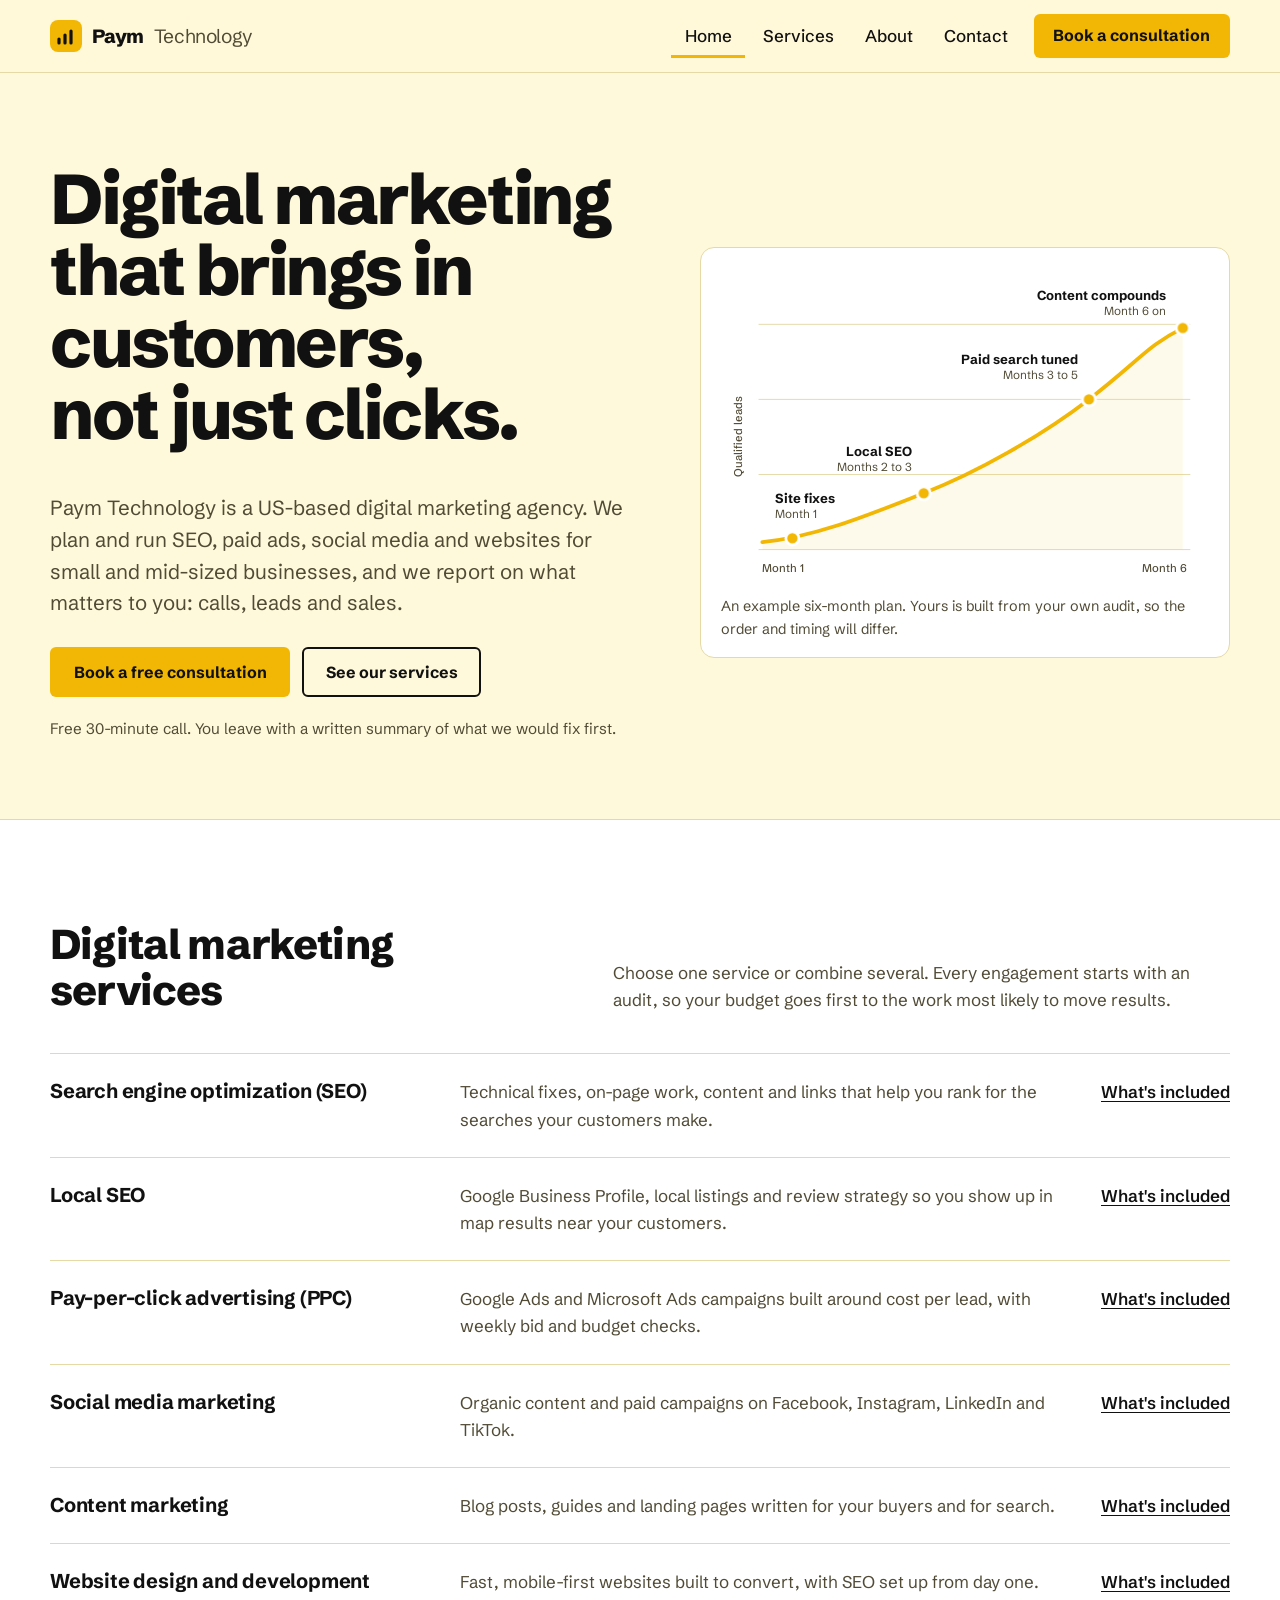
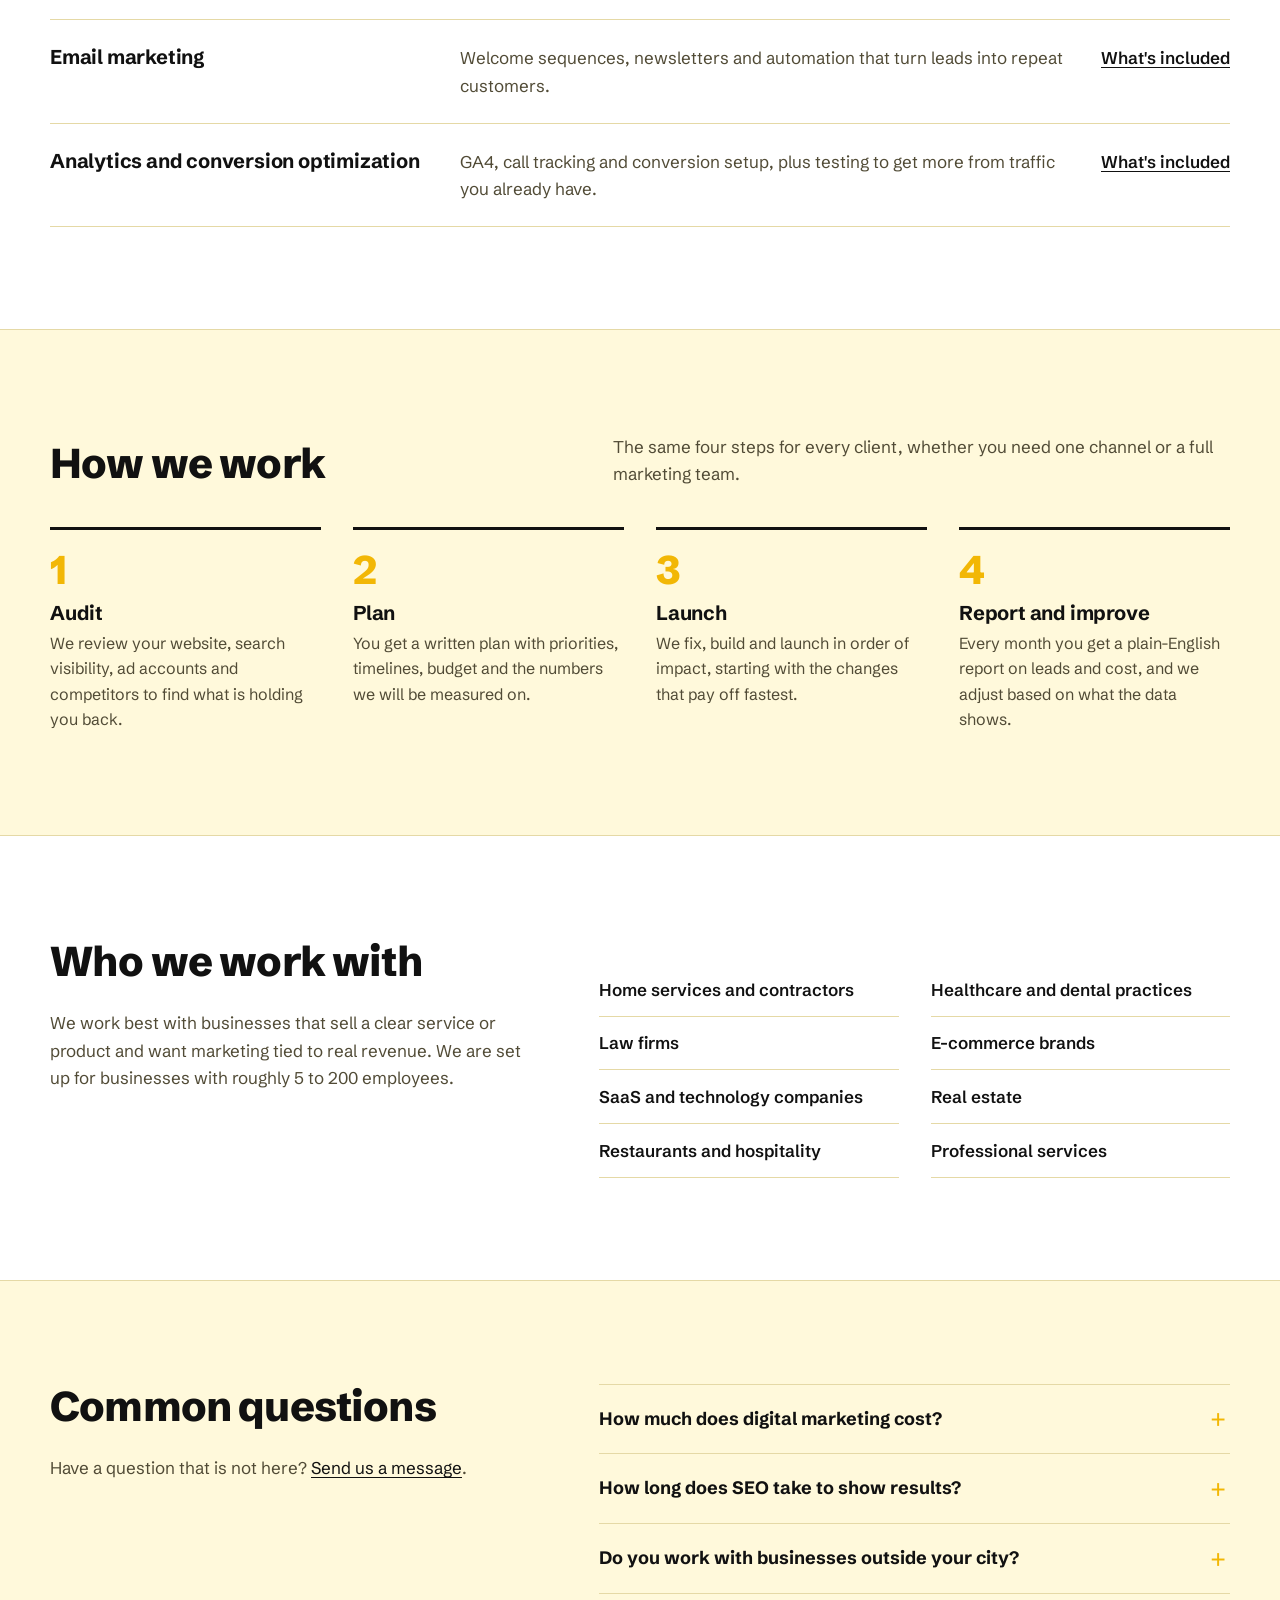
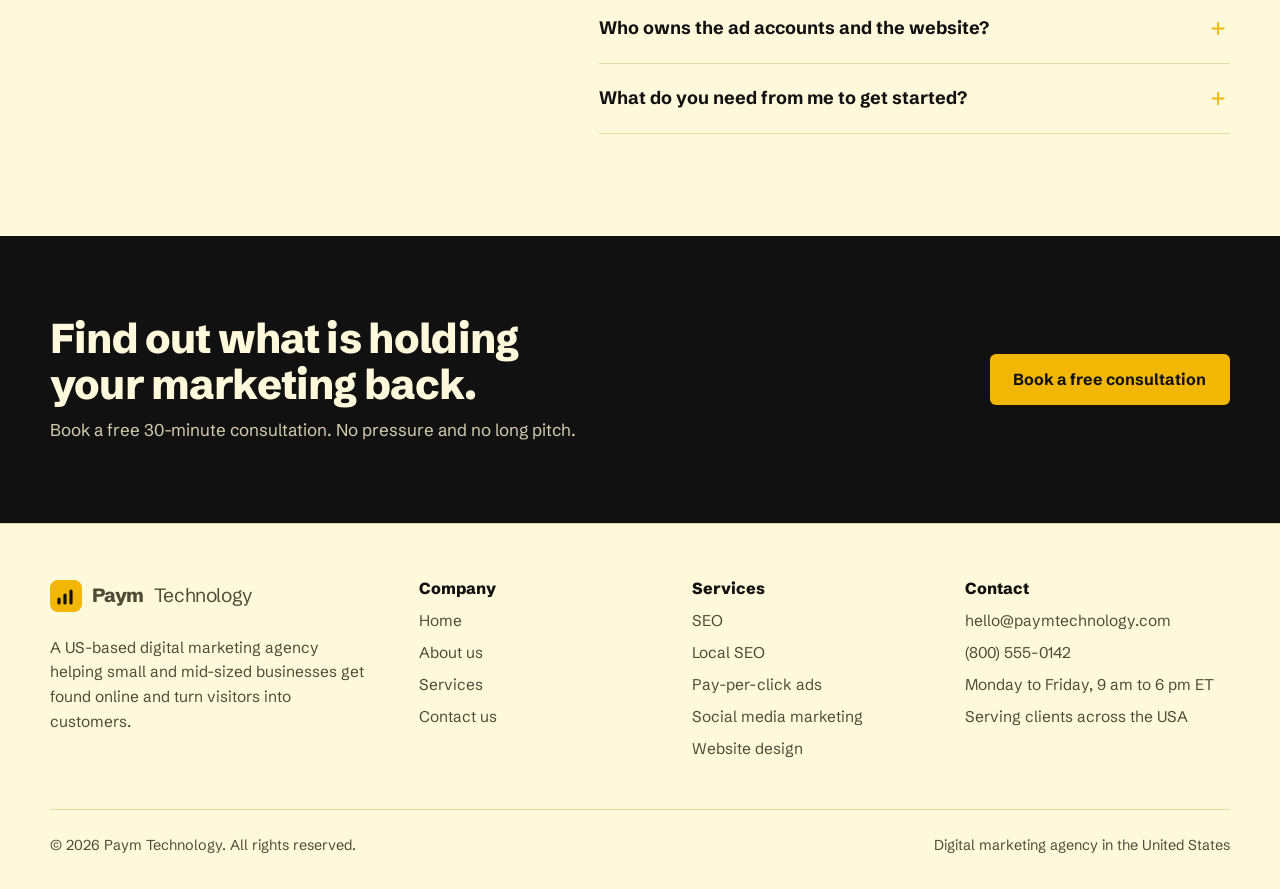
<file: index.html>
<!doctype html>
<html lang="en-US">
<head>
<meta charset="utf-8">
<meta name="viewport" content="width=device-width, initial-scale=1">
<title>Digital Marketing Agency in the USA | Paym Technology</title>
<meta name="description" content="Paym Technology is a US-based digital marketing agency offering SEO, local SEO, Google Ads, social media, content and web design for small and mid-sized businesses.">
<link rel="canonical" href="https://www.paymtechnology.com/">
<meta name="robots" content="index, follow, max-image-preview:large">
<meta property="og:type" content="website">
<meta property="og:site_name" content="Paym Technology">
<meta property="og:locale" content="en_US">
<meta property="og:title" content="Digital Marketing Agency in the USA | Paym Technology">
<meta property="og:description" content="Paym Technology is a US-based digital marketing agency offering SEO, local SEO, Google Ads, social media, content and web design for small and mid-sized businesses.">
<meta property="og:url" content="https://www.paymtechnology.com/">
<meta property="og:image" content="https://www.paymtechnology.com/og-image.png">
<meta property="og:image:width" content="1200">
<meta property="og:image:height" content="630">
<meta name="twitter:card" content="summary_large_image">
<meta name="twitter:title" content="Digital Marketing Agency in the USA | Paym Technology">
<meta name="twitter:description" content="Paym Technology is a US-based digital marketing agency offering SEO, local SEO, Google Ads, social media, content and web design for small and mid-sized businesses.">
<meta name="twitter:image" content="https://www.paymtechnology.com/og-image.png">
<meta name="theme-color" content="#FFF9DB" media="(prefers-color-scheme: light)">
<meta name="theme-color" content="#0B0B0B" media="(prefers-color-scheme: dark)">
<link rel="icon" href="favicon.svg" type="image/svg+xml">
<link rel="preconnect" href="https://fonts.googleapis.com">
<link rel="preconnect" href="https://fonts.gstatic.com" crossorigin>
<link rel="stylesheet" href="https://fonts.googleapis.com/css2?family=Schibsted+Grotesk:wght@400;500;600;700;800&display=swap">
<link rel="stylesheet" href="styles.css">
<script type="application/ld+json">
{
  "@context": "https://schema.org",
  "@graph": [
    {
      "@type": "Organization",
      "@id": "https://www.paymtechnology.com/#organization",
      "name": "Paym Technology",
      "url": "https://www.paymtechnology.com/",
      "logo": "https://www.paymtechnology.com/favicon.svg",
      "email": "hello@paymtechnology.com",
      "telephone": "+18005550142",
      "description": "US-based digital marketing agency offering SEO, local SEO, pay-per-click advertising, social media marketing, content marketing, email marketing, web design and analytics.",
      "areaServed": {
        "@type": "Country",
        "name": "United States"
      },
      "contactPoint": {
        "@type": "ContactPoint",
        "telephone": "+18005550142",
        "email": "hello@paymtechnology.com",
        "contactType": "sales",
        "areaServed": "US",
        "availableLanguage": "English"
      }
    },
    {
      "@type": "WebSite",
      "@id": "https://www.paymtechnology.com/#website",
      "url": "https://www.paymtechnology.com/",
      "name": "Paym Technology",
      "publisher": {
        "@id": "https://www.paymtechnology.com/#organization"
      },
      "inLanguage": "en-US"
    },
    {
      "@type": "FAQPage",
      "mainEntity": [
        {
          "@type": "Question",
          "name": "How much does digital marketing cost?",
          "acceptedAnswer": {
            "@type": "Answer",
            "text": "It depends on which services you need and how competitive your market is. After a free consultation we send a written quote with a fixed monthly fee or a project price, so you know the cost before you commit."
          }
        },
        {
          "@type": "Question",
          "name": "How long does SEO take to show results?",
          "acceptedAnswer": {
            "@type": "Answer",
            "text": "Technical fixes and local listing updates can affect rankings within a few weeks. Competitive keywords usually take four to six months or longer. Paid search can bring traffic within days of launch, which is why many clients run both."
          }
        },
        {
          "@type": "Question",
          "name": "Do you work with businesses outside your city?",
          "acceptedAnswer": {
            "@type": "Answer",
            "text": "Yes. We work with clients across the United States, and every meeting can run over video call."
          }
        },
        {
          "@type": "Question",
          "name": "Who owns the ad accounts and the website?",
          "acceptedAnswer": {
            "@type": "Answer",
            "text": "You do. We set up Google Ads, analytics and website accounts in your business name and work in them with your permission, so you keep everything if you ever stop working with us."
          }
        },
        {
          "@type": "Question",
          "name": "What do you need from me to get started?",
          "acceptedAnswer": {
            "@type": "Answer",
            "text": "Access to your website, analytics and any ad accounts, plus a 30-minute call about your customers, your services and your goals."
          }
        }
      ]
    }
  ]
}
</script>
</head>
<body>
<a class="skip-link" href="#main">Skip to content</a>
<header class="site-header">
  <div class="wrap header-inner">
    <a class="brand" href="index.html" aria-label="Paym Technology home"><svg class="brand-mark" width="32" height="32" viewBox="0 0 32 32" aria-hidden="true" focusable="false"><rect class="mark-bg" width="32" height="32" rx="8"/><path class="mark-bars" d="M9 23v-4M15 23v-8M21 23v-12" stroke-width="3.2" stroke-linecap="round" fill="none"/><circle class="mark-dot" cx="25" cy="8" r="2.6"/></svg>Paym <span>Technology</span></a>
    <button class="nav-toggle" type="button" aria-expanded="false" aria-controls="site-nav">
      <span class="nav-toggle-icon" aria-hidden="true"></span>Menu
    </button>
    <nav id="site-nav" class="site-nav" aria-label="Main">
      <ul class="nav-list">
        <li><a href="index.html" aria-current="page">Home</a></li>
        <li><a href="services.html">Services</a></li>
        <li><a href="about.html">About</a></li>
        <li><a href="contact.html">Contact</a></li>
        <li><a class="btn btn-primary" href="contact.html">Book a consultation</a></li>
      </ul>
    </nav>
  </div>
</header>
<main id="main">
<section class="hero">
  <div class="wrap hero-grid">
    <div>
      <h1>Digital marketing that brings in customers, not just clicks.</h1>
      <p class="lead">Paym Technology is a US-based digital marketing agency. We plan and run SEO, paid ads, social media and websites for small and mid-sized businesses, and we report on what matters to you: calls, leads and sales.</p>
      <div class="hero-actions">
        <a class="btn btn-primary" href="contact.html">Book a free consultation</a>
        <a class="btn btn-secondary" href="services.html">See our services</a>
      </div>
      <p class="hero-note">Free 30-minute call. You leave with a written summary of what we would fix first.</p>
    </div>
    <figure class="plan-chart">
      <svg viewBox="0 0 520 340" role="img" aria-labelledby="chart-title chart-desc">
        <title id="chart-title">Example six-month marketing plan</title>
        <desc id="chart-desc">A line rising over six months as work is added: site fixes in month 1, local SEO in months 2 to 3, paid search tuning in months 3 to 5, and content compounding from month 6.</desc>
        <line class="chart-grid" x1="40" y1="60" x2="500" y2="60"/>
        <line class="chart-grid" x1="40" y1="140" x2="500" y2="140"/>
        <line class="chart-grid" x1="40" y1="220" x2="500" y2="220"/>
        <line class="chart-grid" x1="40" y1="300" x2="500" y2="300"/>
        <text class="chart-axis" x="22" y="180" transform="rotate(-90 22 180)" text-anchor="middle">Qualified leads</text>
        <text class="chart-axis" x="44" y="324">Month 1</text>
        <text class="chart-axis" x="496" y="324" text-anchor="end">Month 6</text>
        <path class="chart-area" d="M44 292 C100 287 160 262 216 240 S340 180 392 140 S455 82 492 64 L492 300 L44 300 Z"/>
        <path class="chart-line" pathLength="1000" d="M44 292 C100 287 160 262 216 240 S340 180 392 140 S455 82 492 64"/>
        <g class="chart-tag d1"><text class="chart-label" x="58" y="250">Site fixes</text><text class="chart-sub" x="58" y="266">Month 1</text></g>
        <circle class="chart-dot d1" cx="76" cy="288" r="7"/>
        <g class="chart-tag d2"><text class="chart-label" x="204" y="200" text-anchor="end">Local SEO</text><text class="chart-sub" x="204" y="216" text-anchor="end">Months 2 to 3</text></g>
        <circle class="chart-dot d2" cx="216" cy="240" r="7"/>
        <g class="chart-tag d3"><text class="chart-label" x="380" y="102" text-anchor="end">Paid search tuned</text><text class="chart-sub" x="380" y="118" text-anchor="end">Months 3 to 5</text></g>
        <circle class="chart-dot d3" cx="392" cy="140" r="7"/>
        <g class="chart-tag d4"><text class="chart-label" x="474" y="34" text-anchor="end">Content compounds</text><text class="chart-sub" x="474" y="50" text-anchor="end">Month 6 on</text></g>
        <circle class="chart-dot d4" cx="492" cy="64" r="7"/>
      </svg>
      <figcaption>An example six-month plan. Yours is built from your own audit, so the order and timing will differ.</figcaption>
    </figure>
  </div>
</section>

<section class="section section-alt" aria-labelledby="services-title">
  <div class="wrap">
    <div class="section-head">
      <h2 id="services-title">Digital marketing services</h2>
      <p>Choose one service or combine several. Every engagement starts with an audit, so your budget goes first to the work most likely to move results.</p>
    </div>
    <ul class="service-rows">
        <li class="service-row">
          <h3>Search engine optimization (SEO)</h3>
          <p>Technical fixes, on-page work, content and links that help you rank for the searches your customers make.</p>
          <a href="services.html#seo">What's included<span class="sr-only"> in SEO</span></a>
        </li>
        <li class="service-row">
          <h3>Local SEO</h3>
          <p>Google Business Profile, local listings and review strategy so you show up in map results near your customers.</p>
          <a href="services.html#local-seo">What's included<span class="sr-only"> in Local SEO</span></a>
        </li>
        <li class="service-row">
          <h3>Pay-per-click advertising (PPC)</h3>
          <p>Google Ads and Microsoft Ads campaigns built around cost per lead, with weekly bid and budget checks.</p>
          <a href="services.html#ppc">What's included<span class="sr-only"> in PPC</span></a>
        </li>
        <li class="service-row">
          <h3>Social media marketing</h3>
          <p>Organic content and paid campaigns on Facebook, Instagram, LinkedIn and TikTok.</p>
          <a href="services.html#social">What's included<span class="sr-only"> in Social media</span></a>
        </li>
        <li class="service-row">
          <h3>Content marketing</h3>
          <p>Blog posts, guides and landing pages written for your buyers and for search.</p>
          <a href="services.html#content">What's included<span class="sr-only"> in Content</span></a>
        </li>
        <li class="service-row">
          <h3>Website design and development</h3>
          <p>Fast, mobile-first websites built to convert, with SEO set up from day one.</p>
          <a href="services.html#web-design">What's included<span class="sr-only"> in Web design</span></a>
        </li>
        <li class="service-row">
          <h3>Email marketing</h3>
          <p>Welcome sequences, newsletters and automation that turn leads into repeat customers.</p>
          <a href="services.html#email">What's included<span class="sr-only"> in Email</span></a>
        </li>
        <li class="service-row">
          <h3>Analytics and conversion optimization</h3>
          <p>GA4, call tracking and conversion setup, plus testing to get more from traffic you already have.</p>
          <a href="services.html#analytics">What's included<span class="sr-only"> in Analytics</span></a>
        </li>
    </ul>
  </div>
</section>

<section class="section" aria-labelledby="process-title">
  <div class="wrap">
    <div class="section-head">
      <h2 id="process-title">How we work</h2>
      <p>The same four steps for every client, whether you need one channel or a full marketing team.</p>
    </div>
    <ol class="steps">
      <li><h3>Audit</h3><p>We review your website, search visibility, ad accounts and competitors to find what is holding you back.</p></li>
      <li><h3>Plan</h3><p>You get a written plan with priorities, timelines, budget and the numbers we will be measured on.</p></li>
      <li><h3>Launch</h3><p>We fix, build and launch in order of impact, starting with the changes that pay off fastest.</p></li>
      <li><h3>Report and improve</h3><p>Every month you get a plain-English report on leads and cost, and we adjust based on what the data shows.</p></li>
    </ol>
  </div>
</section>

<section class="section section-alt" aria-labelledby="industries-title">
  <div class="wrap split">
    <div>
      <h2 id="industries-title">Who we work with</h2>
      <p class="muted">We work best with businesses that sell a clear service or product and want marketing tied to real revenue. We are set up for businesses with roughly 5 to 200 employees.</p>
    </div>
    <ul class="industry-list">
      <li>Home services and contractors</li>
      <li>Healthcare and dental practices</li>
      <li>Law firms</li>
      <li>E-commerce brands</li>
      <li>SaaS and technology companies</li>
      <li>Real estate</li>
      <li>Restaurants and hospitality</li>
      <li>Professional services</li>
    </ul>
  </div>
</section>

<section class="section" aria-labelledby="faq-title">
  <div class="wrap split">
    <div>
      <h2 id="faq-title">Common questions</h2>
      <p class="muted">Have a question that is not here? <a href="contact.html">Send us a message</a>.</p>
    </div>
    <div class="faq">
        <details>
          <summary>How much does digital marketing cost?</summary>
          <p>It depends on which services you need and how competitive your market is. After a free consultation we send a written quote with a fixed monthly fee or a project price, so you know the cost before you commit.</p>
        </details>
        <details>
          <summary>How long does SEO take to show results?</summary>
          <p>Technical fixes and local listing updates can affect rankings within a few weeks. Competitive keywords usually take four to six months or longer. Paid search can bring traffic within days of launch, which is why many clients run both.</p>
        </details>
        <details>
          <summary>Do you work with businesses outside your city?</summary>
          <p>Yes. We work with clients across the United States, and every meeting can run over video call.</p>
        </details>
        <details>
          <summary>Who owns the ad accounts and the website?</summary>
          <p>You do. We set up Google Ads, analytics and website accounts in your business name and work in them with your permission, so you keep everything if you ever stop working with us.</p>
        </details>
        <details>
          <summary>What do you need from me to get started?</summary>
          <p>Access to your website, analytics and any ad accounts, plus a 30-minute call about your customers, your services and your goals.</p>
        </details>
    </div>
  </div>
</section>
</main>
<section class="cta-band" aria-labelledby="cta-title">
  <div class="wrap cta-inner">
    <div>
      <h2 id="cta-title">Find out what is holding your marketing back.</h2>
      <p>Book a free 30-minute consultation. No pressure and no long pitch.</p>
    </div>
    <a class="btn btn-primary" href="contact.html">Book a free consultation</a>
  </div>
</section>
<footer class="site-footer">
  <div class="wrap">
    <div class="footer-grid">
      <div>
        <a class="brand" href="index.html" aria-label="Paym Technology home"><svg class="brand-mark" width="32" height="32" viewBox="0 0 32 32" aria-hidden="true" focusable="false"><rect class="mark-bg" width="32" height="32" rx="8"/><path class="mark-bars" d="M9 23v-4M15 23v-8M21 23v-12" stroke-width="3.2" stroke-linecap="round" fill="none"/><circle class="mark-dot" cx="25" cy="8" r="2.6"/></svg>Paym <span>Technology</span></a>
        <p class="footer-about">A US-based digital marketing agency helping small and mid-sized businesses get found online and turn visitors into customers.</p>
      </div>
      <nav aria-label="Company">
        <h2>Company</h2>
        <ul>
          <li><a href="index.html">Home</a></li>
          <li><a href="about.html">About us</a></li>
          <li><a href="services.html">Services</a></li>
          <li><a href="contact.html">Contact us</a></li>
        </ul>
      </nav>
      <nav aria-label="Popular services">
        <h2>Services</h2>
        <ul>
          <li><a href="services.html#seo">SEO</a></li>
          <li><a href="services.html#local-seo">Local SEO</a></li>
          <li><a href="services.html#ppc">Pay-per-click ads</a></li>
          <li><a href="services.html#social">Social media marketing</a></li>
          <li><a href="services.html#web-design">Website design</a></li>
        </ul>
      </nav>
      <div>
        <h2>Contact</h2>
        <ul>
          <li><a href="mailto:hello@paymtechnology.com">hello@paymtechnology.com</a></li>
          <li><a href="tel:+18005550142">(800) 555-0142</a></li>
          <li>Monday to Friday, 9 am to 6 pm ET</li>
          <li>Serving clients across the USA</li>
        </ul>
      </div>
    </div>
    <div class="footer-bottom">
      <p>&copy; <span data-year>2026</span> Paym Technology. All rights reserved.</p>
      <p>Digital marketing agency in the United States</p>
    </div>
  </div>
</footer>
<script src="main.js" defer></script>
</body>
</html>
</file>
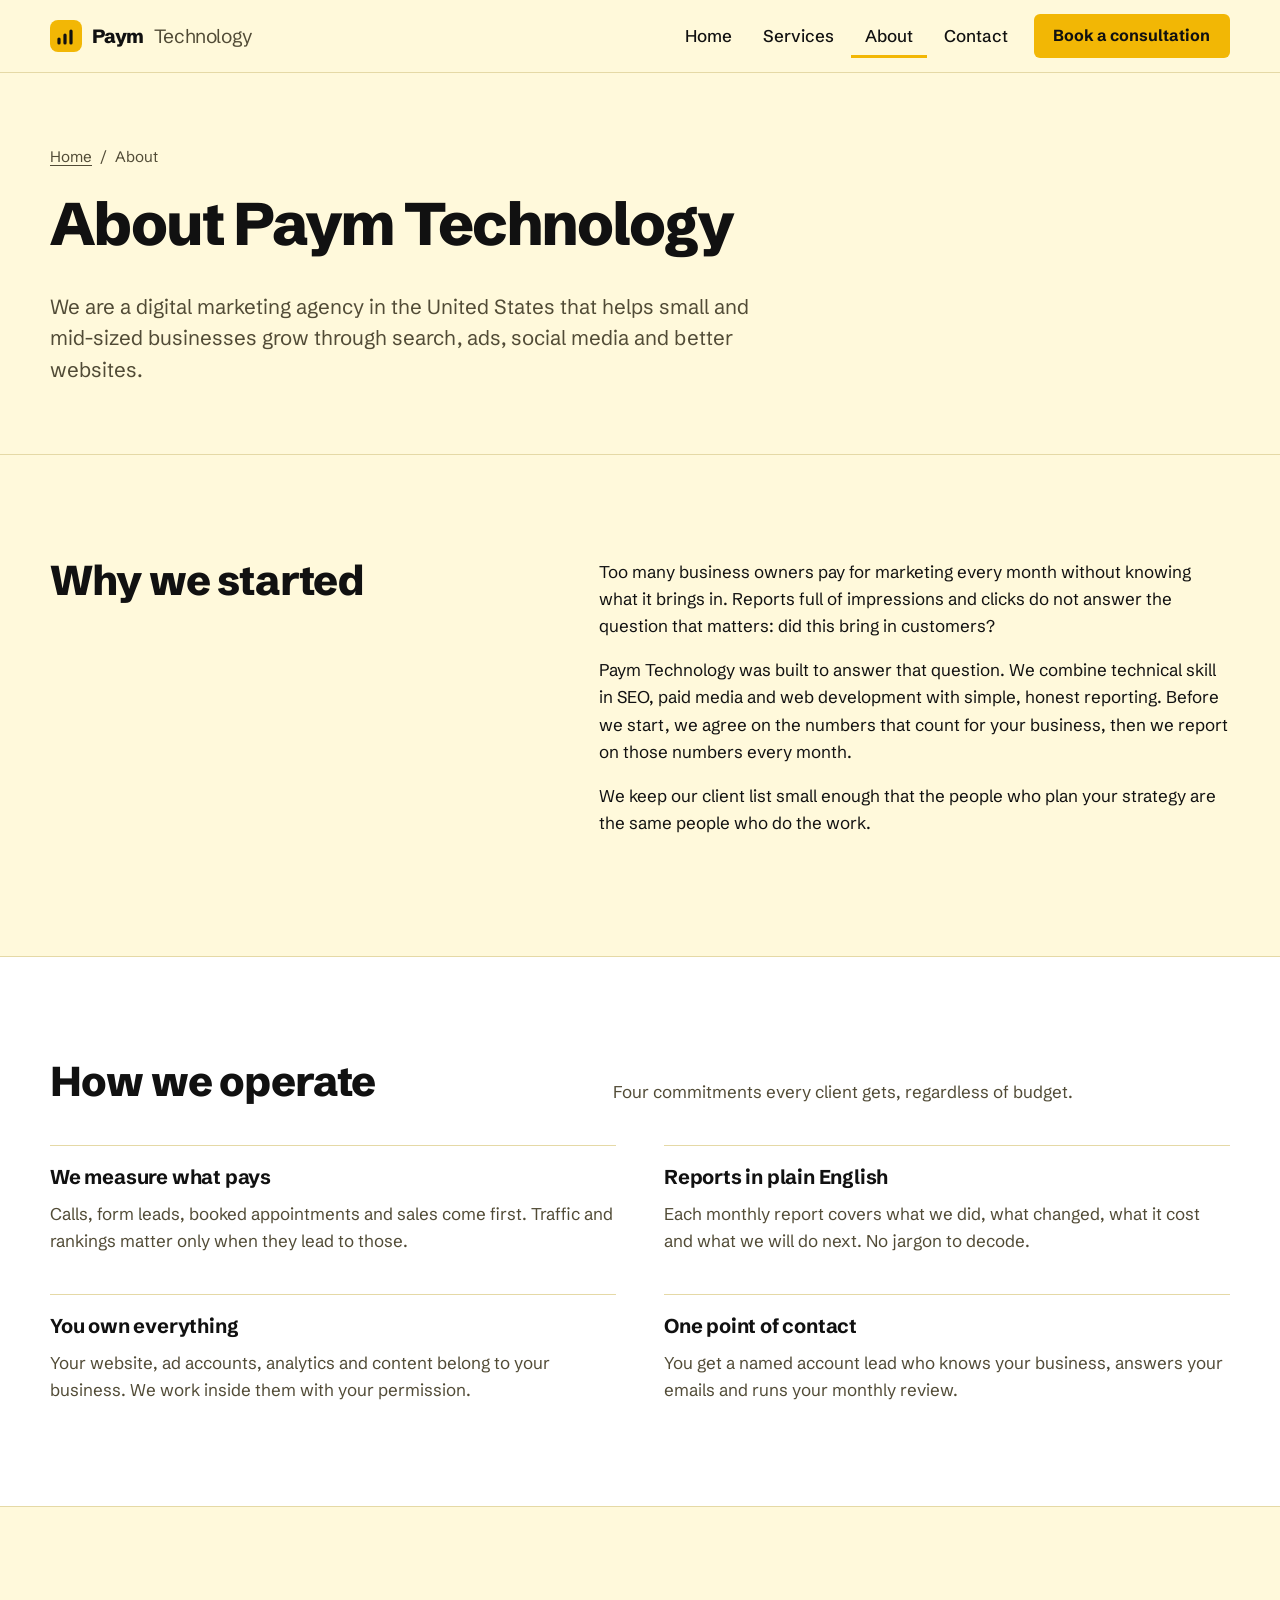
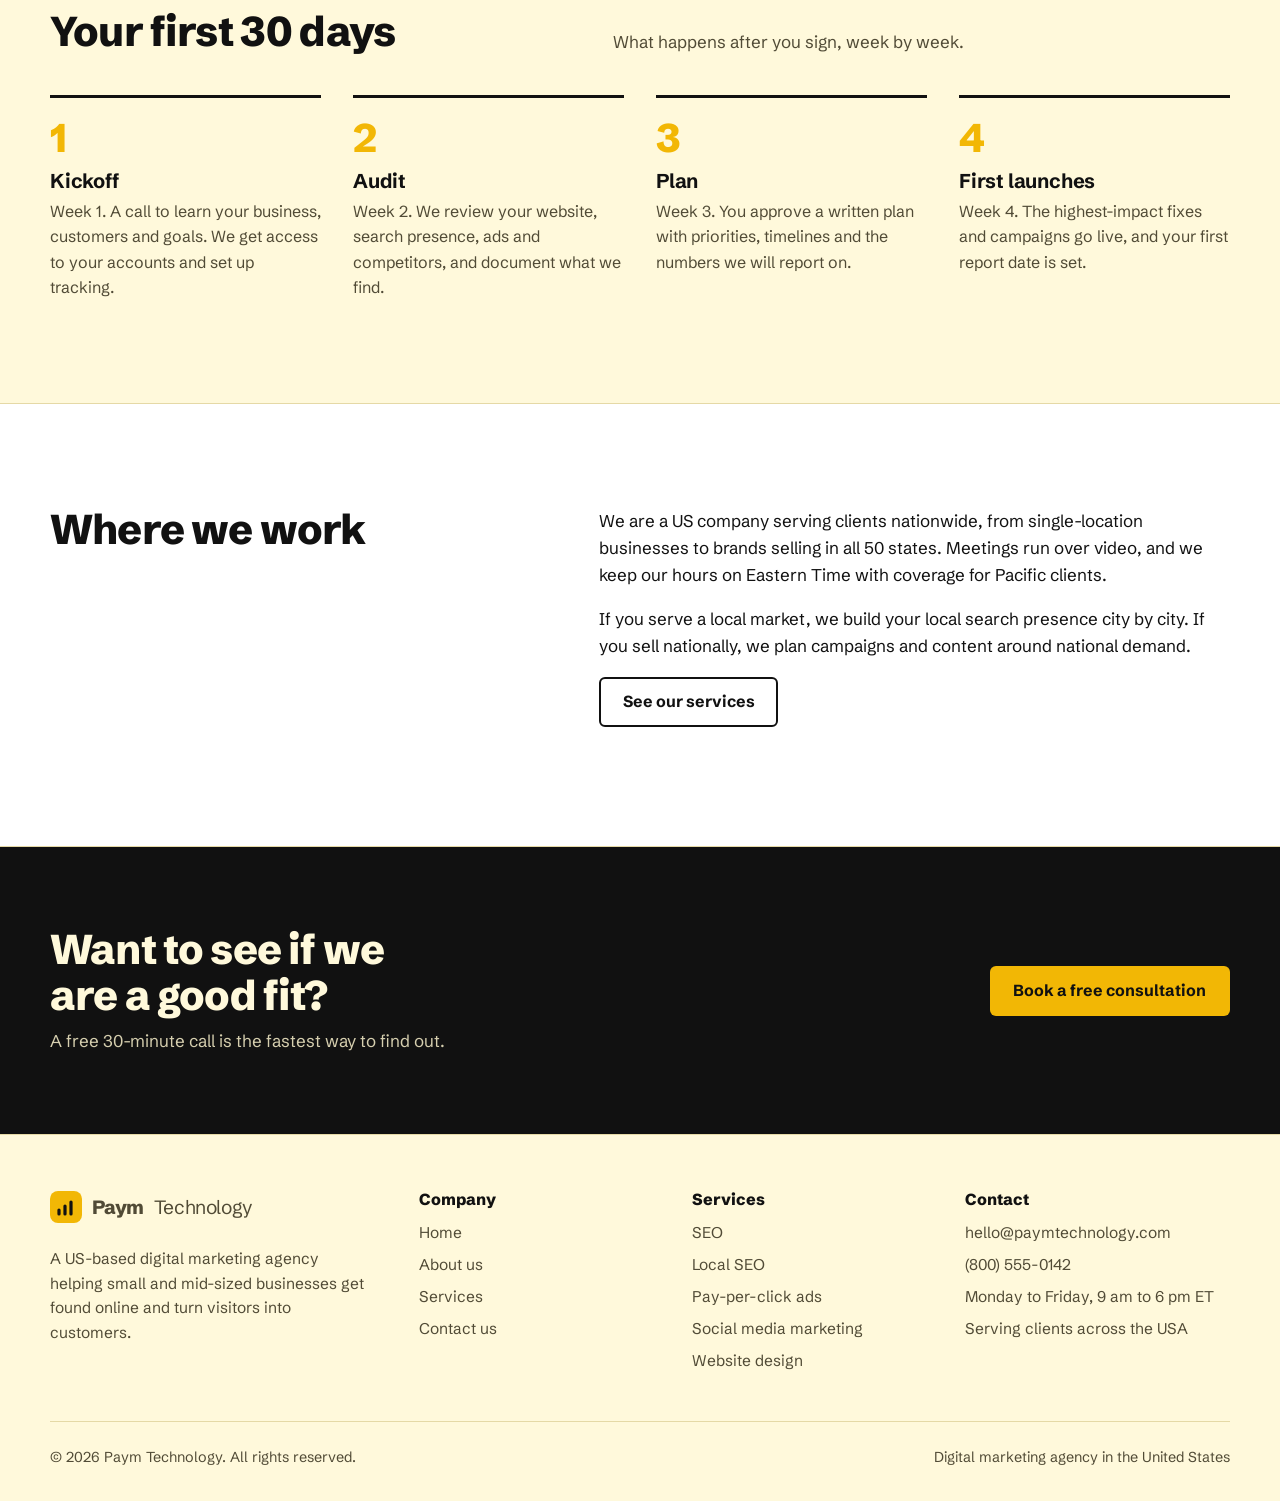
<file: about.html>
<!doctype html>
<html lang="en-US">
<head>
<meta charset="utf-8">
<meta name="viewport" content="width=device-width, initial-scale=1">
<title>About Us | Paym Technology, US Digital Marketing Agency</title>
<meta name="description" content="Learn how Paym Technology works: a US digital marketing agency focused on measurable leads and sales, plain-English reporting and accounts you own.">
<link rel="canonical" href="https://www.paymtechnology.com/about.html">
<meta name="robots" content="index, follow, max-image-preview:large">
<meta property="og:type" content="website">
<meta property="og:site_name" content="Paym Technology">
<meta property="og:locale" content="en_US">
<meta property="og:title" content="About Us | Paym Technology, US Digital Marketing Agency">
<meta property="og:description" content="Learn how Paym Technology works: a US digital marketing agency focused on measurable leads and sales, plain-English reporting and accounts you own.">
<meta property="og:url" content="https://www.paymtechnology.com/about.html">
<meta property="og:image" content="https://www.paymtechnology.com/og-image.png">
<meta property="og:image:width" content="1200">
<meta property="og:image:height" content="630">
<meta name="twitter:card" content="summary_large_image">
<meta name="twitter:title" content="About Us | Paym Technology, US Digital Marketing Agency">
<meta name="twitter:description" content="Learn how Paym Technology works: a US digital marketing agency focused on measurable leads and sales, plain-English reporting and accounts you own.">
<meta name="twitter:image" content="https://www.paymtechnology.com/og-image.png">
<meta name="theme-color" content="#FFF9DB" media="(prefers-color-scheme: light)">
<meta name="theme-color" content="#0B0B0B" media="(prefers-color-scheme: dark)">
<link rel="icon" href="favicon.svg" type="image/svg+xml">
<link rel="preconnect" href="https://fonts.googleapis.com">
<link rel="preconnect" href="https://fonts.gstatic.com" crossorigin>
<link rel="stylesheet" href="https://fonts.googleapis.com/css2?family=Schibsted+Grotesk:wght@400;500;600;700;800&display=swap">
<link rel="stylesheet" href="styles.css">
<script type="application/ld+json">
{
  "@context": "https://schema.org",
  "@graph": [
    {
      "@type": "Organization",
      "@id": "https://www.paymtechnology.com/#organization",
      "name": "Paym Technology",
      "url": "https://www.paymtechnology.com/",
      "logo": "https://www.paymtechnology.com/favicon.svg",
      "email": "hello@paymtechnology.com",
      "telephone": "+18005550142",
      "description": "US-based digital marketing agency offering SEO, local SEO, pay-per-click advertising, social media marketing, content marketing, email marketing, web design and analytics.",
      "areaServed": {
        "@type": "Country",
        "name": "United States"
      },
      "contactPoint": {
        "@type": "ContactPoint",
        "telephone": "+18005550142",
        "email": "hello@paymtechnology.com",
        "contactType": "sales",
        "areaServed": "US",
        "availableLanguage": "English"
      }
    },
    {
      "@type": "AboutPage",
      "@id": "https://www.paymtechnology.com/about.html#webpage",
      "url": "https://www.paymtechnology.com/about.html",
      "name": "About Paym Technology",
      "about": {
        "@id": "https://www.paymtechnology.com/#organization"
      },
      "isPartOf": {
        "@id": "https://www.paymtechnology.com/#website"
      }
    },
    {
      "@type": "BreadcrumbList",
      "itemListElement": [
        {
          "@type": "ListItem",
          "position": 1,
          "name": "Home",
          "item": "https://www.paymtechnology.com/"
        },
        {
          "@type": "ListItem",
          "position": 2,
          "name": "About",
          "item": "https://www.paymtechnology.com/about.html"
        }
      ]
    }
  ]
}
</script>
</head>
<body>
<a class="skip-link" href="#main">Skip to content</a>
<header class="site-header">
  <div class="wrap header-inner">
    <a class="brand" href="index.html" aria-label="Paym Technology home"><svg class="brand-mark" width="32" height="32" viewBox="0 0 32 32" aria-hidden="true" focusable="false"><rect class="mark-bg" width="32" height="32" rx="8"/><path class="mark-bars" d="M9 23v-4M15 23v-8M21 23v-12" stroke-width="3.2" stroke-linecap="round" fill="none"/><circle class="mark-dot" cx="25" cy="8" r="2.6"/></svg>Paym <span>Technology</span></a>
    <button class="nav-toggle" type="button" aria-expanded="false" aria-controls="site-nav">
      <span class="nav-toggle-icon" aria-hidden="true"></span>Menu
    </button>
    <nav id="site-nav" class="site-nav" aria-label="Main">
      <ul class="nav-list">
        <li><a href="index.html">Home</a></li>
        <li><a href="services.html">Services</a></li>
        <li><a href="about.html" aria-current="page">About</a></li>
        <li><a href="contact.html">Contact</a></li>
        <li><a class="btn btn-primary" href="contact.html">Book a consultation</a></li>
      </ul>
    </nav>
  </div>
</header>
<main id="main">
<section class="page-hero">
  <div class="wrap">
    <nav class="breadcrumb" aria-label="Breadcrumb">
      <ol><li><a href="index.html">Home</a></li><li aria-current="page">About</li></ol>
    </nav>
    <h1>About Paym Technology</h1>
    <p class="lead">We are a digital marketing agency in the United States that helps small and mid-sized businesses grow through search, ads, social media and better websites.</p>
  </div>
</section>

<section class="section" aria-labelledby="story-title">
  <div class="wrap split">
    <h2 id="story-title">Why we started</h2>
    <div>
      <p>Too many business owners pay for marketing every month without knowing what it brings in. Reports full of impressions and clicks do not answer the question that matters: did this bring in customers?</p>
      <p>Paym Technology was built to answer that question. We combine technical skill in SEO, paid media and web development with simple, honest reporting. Before we start, we agree on the numbers that count for your business, then we report on those numbers every month.</p>
      <p>We keep our client list small enough that the people who plan your strategy are the same people who do the work.</p>
    </div>
  </div>
</section>

<section class="section section-alt" aria-labelledby="principles-title">
  <div class="wrap">
    <div class="section-head">
      <h2 id="principles-title">How we operate</h2>
      <p>Four commitments every client gets, regardless of budget.</p>
    </div>
    <div class="principles">
      <div class="principle">
        <h3>We measure what pays</h3>
        <p>Calls, form leads, booked appointments and sales come first. Traffic and rankings matter only when they lead to those.</p>
      </div>
      <div class="principle">
        <h3>Reports in plain English</h3>
        <p>Each monthly report covers what we did, what changed, what it cost and what we will do next. No jargon to decode.</p>
      </div>
      <div class="principle">
        <h3>You own everything</h3>
        <p>Your website, ad accounts, analytics and content belong to your business. We work inside them with your permission.</p>
      </div>
      <div class="principle">
        <h3>One point of contact</h3>
        <p>You get a named account lead who knows your business, answers your emails and runs your monthly review.</p>
      </div>
    </div>
  </div>
</section>

<section class="section" aria-labelledby="first-title">
  <div class="wrap">
    <div class="section-head">
      <h2 id="first-title">Your first 30 days</h2>
      <p>What happens after you sign, week by week.</p>
    </div>
    <ol class="steps">
      <li><h3>Kickoff</h3><p>Week 1. A call to learn your business, customers and goals. We get access to your accounts and set up tracking.</p></li>
      <li><h3>Audit</h3><p>Week 2. We review your website, search presence, ads and competitors, and document what we find.</p></li>
      <li><h3>Plan</h3><p>Week 3. You approve a written plan with priorities, timelines and the numbers we will report on.</p></li>
      <li><h3>First launches</h3><p>Week 4. The highest-impact fixes and campaigns go live, and your first report date is set.</p></li>
    </ol>
  </div>
</section>

<section class="section section-alt" aria-labelledby="where-title">
  <div class="wrap split">
    <h2 id="where-title">Where we work</h2>
    <div>
      <p>We are a US company serving clients nationwide, from single-location businesses to brands selling in all 50 states. Meetings run over video, and we keep our hours on Eastern Time with coverage for Pacific clients.</p>
      <p>If you serve a local market, we build your local search presence city by city. If you sell nationally, we plan campaigns and content around national demand.</p>
      <p><a class="btn btn-secondary" href="services.html">See our services</a></p>
    </div>
  </div>
</section>
</main>
<section class="cta-band" aria-labelledby="cta-title">
  <div class="wrap cta-inner">
    <div>
      <h2 id="cta-title">Want to see if we are a good fit?</h2>
      <p>A free 30-minute call is the fastest way to find out.</p>
    </div>
    <a class="btn btn-primary" href="contact.html">Book a free consultation</a>
  </div>
</section>
<footer class="site-footer">
  <div class="wrap">
    <div class="footer-grid">
      <div>
        <a class="brand" href="index.html" aria-label="Paym Technology home"><svg class="brand-mark" width="32" height="32" viewBox="0 0 32 32" aria-hidden="true" focusable="false"><rect class="mark-bg" width="32" height="32" rx="8"/><path class="mark-bars" d="M9 23v-4M15 23v-8M21 23v-12" stroke-width="3.2" stroke-linecap="round" fill="none"/><circle class="mark-dot" cx="25" cy="8" r="2.6"/></svg>Paym <span>Technology</span></a>
        <p class="footer-about">A US-based digital marketing agency helping small and mid-sized businesses get found online and turn visitors into customers.</p>
      </div>
      <nav aria-label="Company">
        <h2>Company</h2>
        <ul>
          <li><a href="index.html">Home</a></li>
          <li><a href="about.html">About us</a></li>
          <li><a href="services.html">Services</a></li>
          <li><a href="contact.html">Contact us</a></li>
        </ul>
      </nav>
      <nav aria-label="Popular services">
        <h2>Services</h2>
        <ul>
          <li><a href="services.html#seo">SEO</a></li>
          <li><a href="services.html#local-seo">Local SEO</a></li>
          <li><a href="services.html#ppc">Pay-per-click ads</a></li>
          <li><a href="services.html#social">Social media marketing</a></li>
          <li><a href="services.html#web-design">Website design</a></li>
        </ul>
      </nav>
      <div>
        <h2>Contact</h2>
        <ul>
          <li><a href="mailto:hello@paymtechnology.com">hello@paymtechnology.com</a></li>
          <li><a href="tel:+18005550142">(800) 555-0142</a></li>
          <li>Monday to Friday, 9 am to 6 pm ET</li>
          <li>Serving clients across the USA</li>
        </ul>
      </div>
    </div>
    <div class="footer-bottom">
      <p>&copy; <span data-year>2026</span> Paym Technology. All rights reserved.</p>
      <p>Digital marketing agency in the United States</p>
    </div>
  </div>
</footer>
<script src="main.js" defer></script>
</body>
</html>
</file>
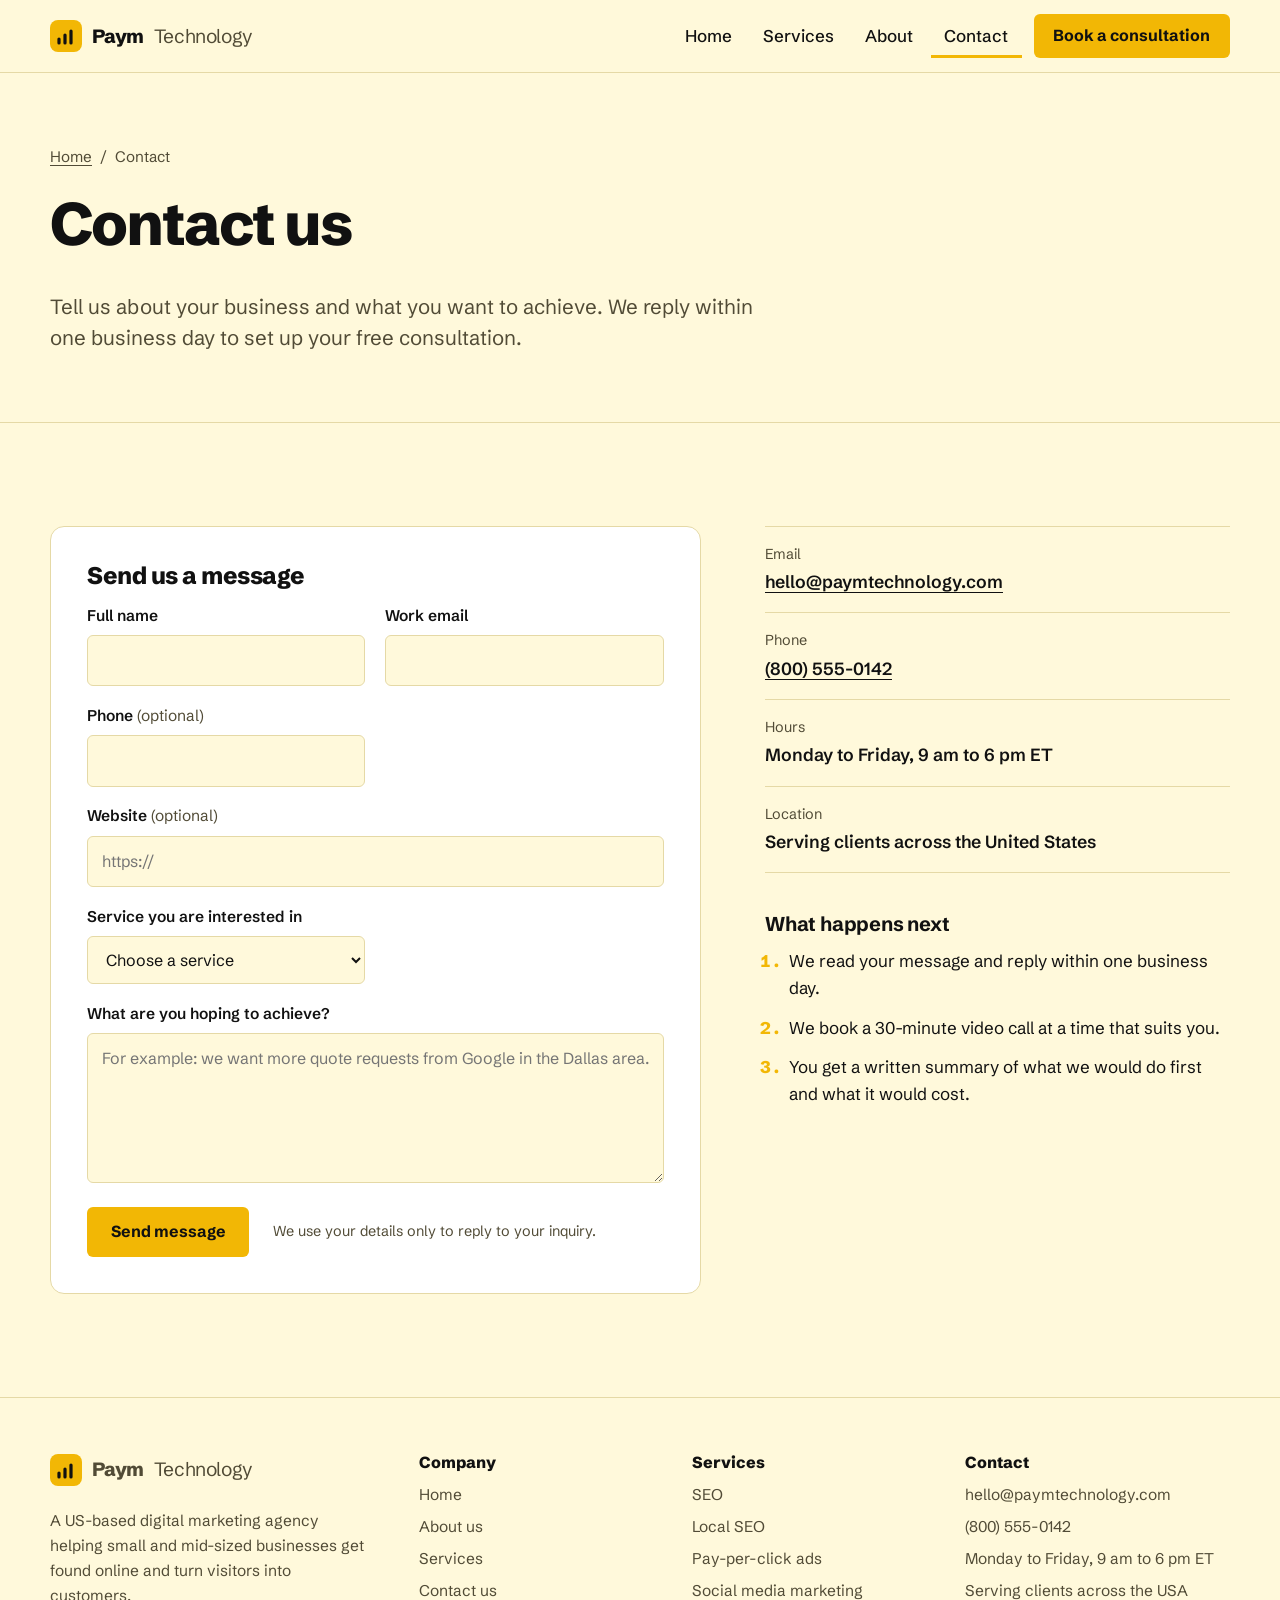
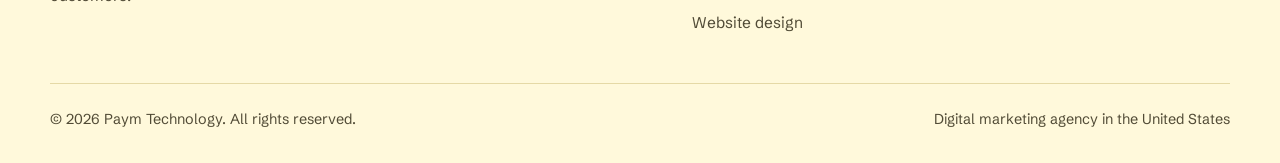
<file: contact.html>
<!doctype html>
<html lang="en-US">
<head>
<meta charset="utf-8">
<meta name="viewport" content="width=device-width, initial-scale=1">
<title>Contact Us | Book a Free Consultation | Paym Technology</title>
<meta name="description" content="Contact Paym Technology to book a free 30-minute digital marketing consultation. Email, call or send a message and we reply within one business day.">
<link rel="canonical" href="https://www.paymtechnology.com/contact.html">
<meta name="robots" content="index, follow, max-image-preview:large">
<meta property="og:type" content="website">
<meta property="og:site_name" content="Paym Technology">
<meta property="og:locale" content="en_US">
<meta property="og:title" content="Contact Us | Book a Free Consultation | Paym Technology">
<meta property="og:description" content="Contact Paym Technology to book a free 30-minute digital marketing consultation. Email, call or send a message and we reply within one business day.">
<meta property="og:url" content="https://www.paymtechnology.com/contact.html">
<meta property="og:image" content="https://www.paymtechnology.com/og-image.png">
<meta property="og:image:width" content="1200">
<meta property="og:image:height" content="630">
<meta name="twitter:card" content="summary_large_image">
<meta name="twitter:title" content="Contact Us | Book a Free Consultation | Paym Technology">
<meta name="twitter:description" content="Contact Paym Technology to book a free 30-minute digital marketing consultation. Email, call or send a message and we reply within one business day.">
<meta name="twitter:image" content="https://www.paymtechnology.com/og-image.png">
<meta name="theme-color" content="#FFF9DB" media="(prefers-color-scheme: light)">
<meta name="theme-color" content="#0B0B0B" media="(prefers-color-scheme: dark)">
<link rel="icon" href="favicon.svg" type="image/svg+xml">
<link rel="preconnect" href="https://fonts.googleapis.com">
<link rel="preconnect" href="https://fonts.gstatic.com" crossorigin>
<link rel="stylesheet" href="https://fonts.googleapis.com/css2?family=Schibsted+Grotesk:wght@400;500;600;700;800&display=swap">
<link rel="stylesheet" href="styles.css">
<script type="application/ld+json">
{
  "@context": "https://schema.org",
  "@graph": [
    {
      "@type": "Organization",
      "@id": "https://www.paymtechnology.com/#organization",
      "name": "Paym Technology",
      "url": "https://www.paymtechnology.com/",
      "logo": "https://www.paymtechnology.com/favicon.svg",
      "email": "hello@paymtechnology.com",
      "telephone": "+18005550142",
      "description": "US-based digital marketing agency offering SEO, local SEO, pay-per-click advertising, social media marketing, content marketing, email marketing, web design and analytics.",
      "areaServed": {
        "@type": "Country",
        "name": "United States"
      },
      "contactPoint": {
        "@type": "ContactPoint",
        "telephone": "+18005550142",
        "email": "hello@paymtechnology.com",
        "contactType": "sales",
        "areaServed": "US",
        "availableLanguage": "English"
      }
    },
    {
      "@type": "ContactPage",
      "@id": "https://www.paymtechnology.com/contact.html#webpage",
      "url": "https://www.paymtechnology.com/contact.html",
      "name": "Contact Paym Technology",
      "about": {
        "@id": "https://www.paymtechnology.com/#organization"
      },
      "isPartOf": {
        "@id": "https://www.paymtechnology.com/#website"
      }
    },
    {
      "@type": "BreadcrumbList",
      "itemListElement": [
        {
          "@type": "ListItem",
          "position": 1,
          "name": "Home",
          "item": "https://www.paymtechnology.com/"
        },
        {
          "@type": "ListItem",
          "position": 2,
          "name": "Contact",
          "item": "https://www.paymtechnology.com/contact.html"
        }
      ]
    }
  ]
}
</script>
</head>
<body>
<a class="skip-link" href="#main">Skip to content</a>
<header class="site-header">
  <div class="wrap header-inner">
    <a class="brand" href="index.html" aria-label="Paym Technology home"><svg class="brand-mark" width="32" height="32" viewBox="0 0 32 32" aria-hidden="true" focusable="false"><rect class="mark-bg" width="32" height="32" rx="8"/><path class="mark-bars" d="M9 23v-4M15 23v-8M21 23v-12" stroke-width="3.2" stroke-linecap="round" fill="none"/><circle class="mark-dot" cx="25" cy="8" r="2.6"/></svg>Paym <span>Technology</span></a>
    <button class="nav-toggle" type="button" aria-expanded="false" aria-controls="site-nav">
      <span class="nav-toggle-icon" aria-hidden="true"></span>Menu
    </button>
    <nav id="site-nav" class="site-nav" aria-label="Main">
      <ul class="nav-list">
        <li><a href="index.html">Home</a></li>
        <li><a href="services.html">Services</a></li>
        <li><a href="about.html">About</a></li>
        <li><a href="contact.html" aria-current="page">Contact</a></li>
        <li><a class="btn btn-primary" href="contact.html">Book a consultation</a></li>
      </ul>
    </nav>
  </div>
</header>
<main id="main">
<section class="page-hero">
  <div class="wrap">
    <nav class="breadcrumb" aria-label="Breadcrumb">
      <ol><li><a href="index.html">Home</a></li><li aria-current="page">Contact</li></ol>
    </nav>
    <h1>Contact us</h1>
    <p class="lead">Tell us about your business and what you want to achieve. We reply within one business day to set up your free consultation.</p>
  </div>
</section>

<section class="section">
  <div class="wrap contact-layout">
    <!-- Replace YOUR_FORM_ID with your Formspree form ID, or point action at your own form handler -->
    <form id="contact-form" class="form" action="https://formspree.io/f/YOUR_FORM_ID" method="POST" novalidate aria-labelledby="form-title">
      <h2 id="form-title">Send us a message</h2>
      <div class="form-grid">
        <div class="field">
          <label for="name">Full name</label>
          <input id="name" name="name" type="text" autocomplete="name" required aria-describedby="name-error">
          <span class="error" id="name-error"></span>
        </div>
        <div class="field">
          <label for="email">Work email</label>
          <input id="email" name="email" type="email" autocomplete="email" required aria-describedby="email-error">
          <span class="error" id="email-error"></span>
        </div>
        <div class="field">
          <label for="phone">Phone <span class="optional">(optional)</span></label>
          <input id="phone" name="phone" type="tel" autocomplete="tel" inputmode="tel" aria-describedby="phone-error">
          <span class="error" id="phone-error"></span>
        </div>
       
        <div class="field field-full">
          <label for="website">Website <span class="optional">(optional)</span></label>
          <input id="website" name="website" type="url" autocomplete="url" placeholder="https://">
        </div>
        <div class="field">
          <label for="service">Service you are interested in</label>
          <select id="service" name="service" required aria-describedby="service-error">
            <option value="">Choose a service</option>
                <option value="SEO">Search engine optimization (SEO)</option>
                <option value="Local SEO">Local SEO</option>
                <option value="PPC">Pay-per-click advertising (PPC)</option>
                <option value="Social media">Social media marketing</option>
                <option value="Content">Content marketing</option>
                <option value="Web design">Website design and development</option>
                <option value="Email">Email marketing</option>
                <option value="Analytics">Analytics and conversion optimization</option>
            <option value="Not sure">Not sure yet</option>
          </select>
          <span class="error" id="service-error"></span>
        </div>
      
        <div class="field field-full">
          <label for="message">What are you hoping to achieve?</label>
          <textarea id="message" name="message" required aria-describedby="message-error" placeholder="For example: we want more quote requests from Google in the Dallas area."></textarea>
          <span class="error" id="message-error"></span>
        </div>
      </div>
      <div class="hp" aria-hidden="true">
        <label for="gotcha">Leave this field empty</label>
        <input id="gotcha" type="text" name="_gotcha" tabindex="-1" autocomplete="off">
      </div>
      <div class="form-footer">
        <button class="btn btn-primary" type="submit">Send message</button>
        <p>We use your details only to reply to your inquiry.</p>
      </div>
      <div id="form-status" class="form-status" role="status" aria-live="polite" tabindex="-1"></div>
    </form>

    <aside aria-labelledby="details-title">
      <h2 id="details-title" class="sr-only">Contact details</h2>
      <dl class="contact-details">
        <div><dt>Email</dt><dd><a href="mailto:hello@paymtechnology.com">hello@paymtechnology.com</a></dd></div>
        <div><dt>Phone</dt><dd><a href="tel:+18005550142">(800) 555-0142</a></dd></div>
        <div><dt>Hours</dt><dd>Monday to Friday, 9 am to 6 pm ET</dd></div>
        <div><dt>Location</dt><dd>Serving clients across the United States</dd></div>
      </dl>
      <h3>What happens next</h3>
      <ol class="next-steps">
        <li>We read your message and reply within one business day.</li>
        <li>We book a 30-minute video call at a time that suits you.</li>
        <li>You get a written summary of what we would do first and what it would cost.</li>
      </ol>
    </aside>
  </div>
</section>
</main>
<footer class="site-footer">
  <div class="wrap">
    <div class="footer-grid">
      <div>
        <a class="brand" href="index.html" aria-label="Paym Technology home"><svg class="brand-mark" width="32" height="32" viewBox="0 0 32 32" aria-hidden="true" focusable="false"><rect class="mark-bg" width="32" height="32" rx="8"/><path class="mark-bars" d="M9 23v-4M15 23v-8M21 23v-12" stroke-width="3.2" stroke-linecap="round" fill="none"/><circle class="mark-dot" cx="25" cy="8" r="2.6"/></svg>Paym <span>Technology</span></a>
        <p class="footer-about">A US-based digital marketing agency helping small and mid-sized businesses get found online and turn visitors into customers.</p>
      </div>
      <nav aria-label="Company">
        <h2>Company</h2>
        <ul>
          <li><a href="index.html">Home</a></li>
          <li><a href="about.html">About us</a></li>
          <li><a href="services.html">Services</a></li>
          <li><a href="contact.html">Contact us</a></li>
        </ul>
      </nav>
      <nav aria-label="Popular services">
        <h2>Services</h2>
        <ul>
          <li><a href="services.html#seo">SEO</a></li>
          <li><a href="services.html#local-seo">Local SEO</a></li>
          <li><a href="services.html#ppc">Pay-per-click ads</a></li>
          <li><a href="services.html#social">Social media marketing</a></li>
          <li><a href="services.html#web-design">Website design</a></li>
        </ul>
      </nav>
      <div>
        <h2>Contact</h2>
        <ul>
          <li><a href="mailto:hello@paymtechnology.com">hello@paymtechnology.com</a></li>
          <li><a href="tel:+18005550142">(800) 555-0142</a></li>
          <li>Monday to Friday, 9 am to 6 pm ET</li>
          <li>Serving clients across the USA</li>
        </ul>
      </div>
    </div>
    <div class="footer-bottom">
      <p>&copy; <span data-year>2026</span> Paym Technology. All rights reserved.</p>
      <p>Digital marketing agency in the United States</p>
    </div>
  </div>
</footer>
<script src="main.js" defer></script>
</body>
</html>
</file>
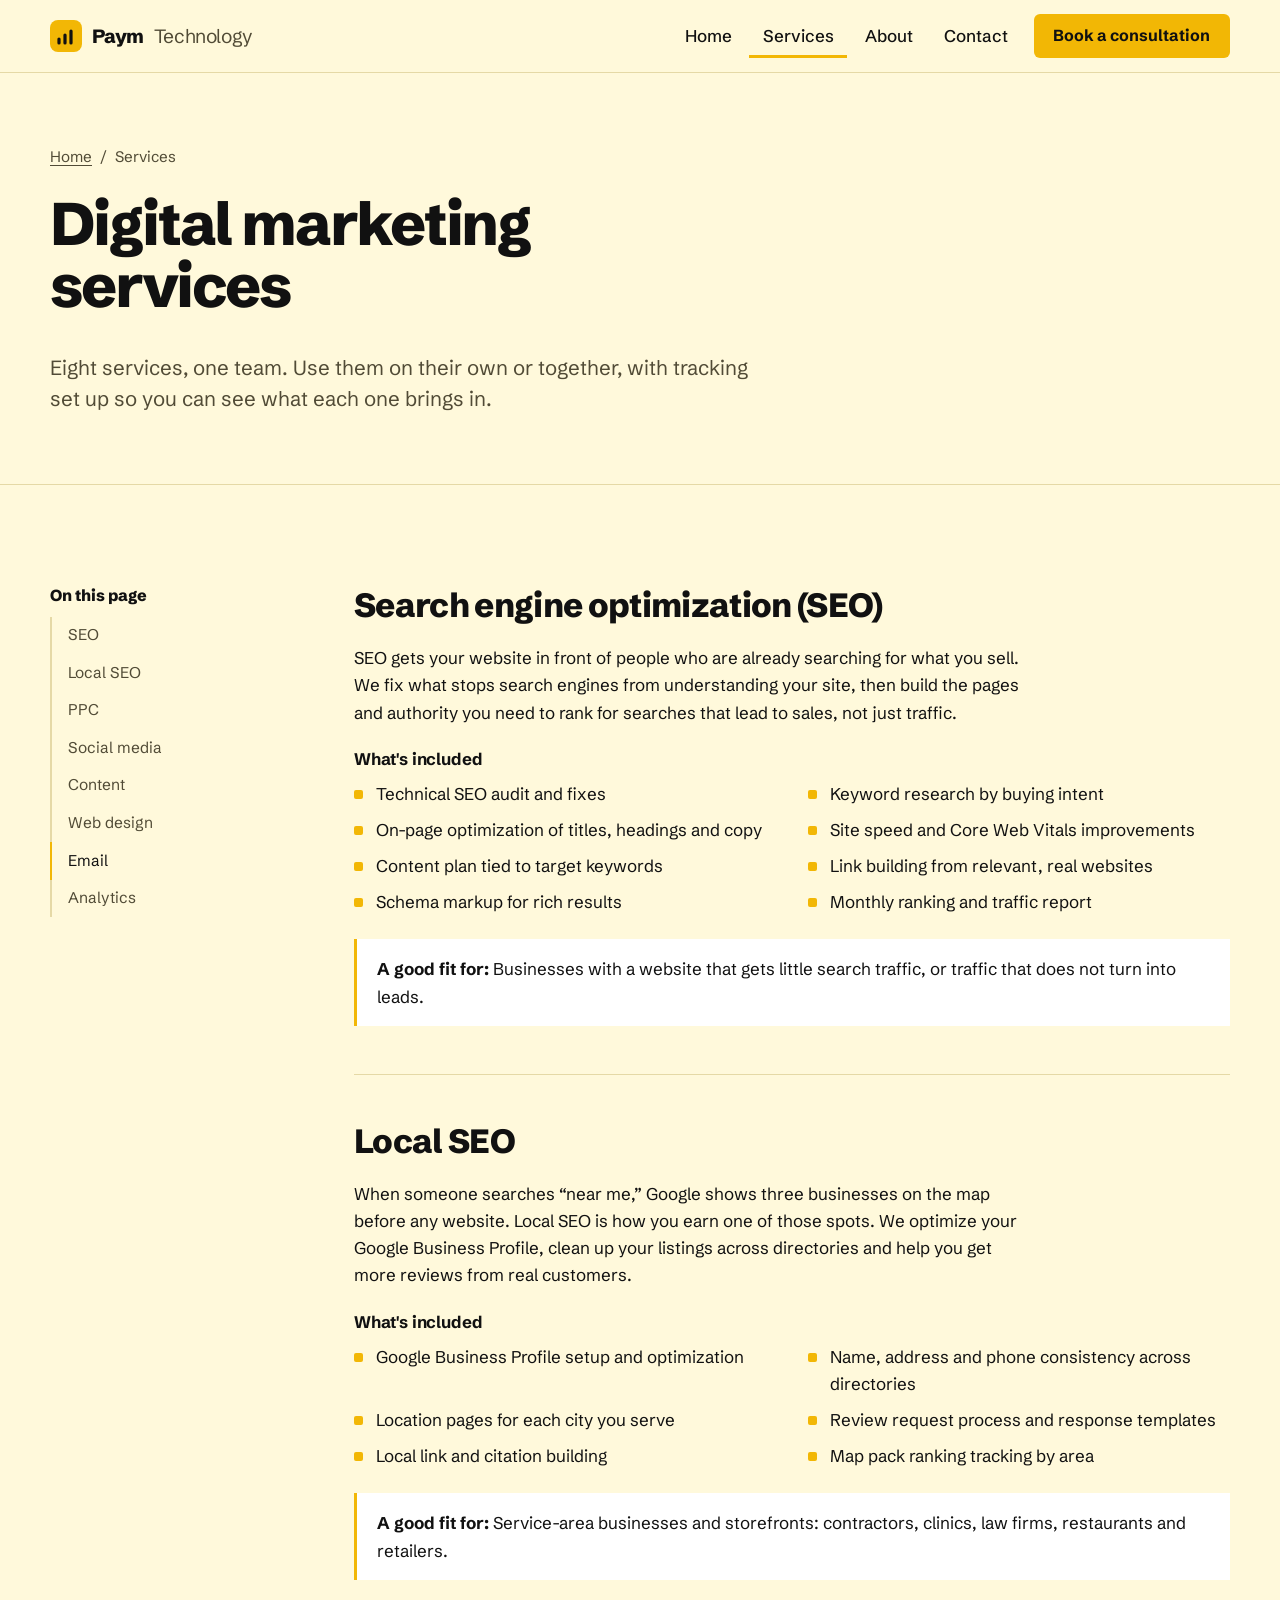
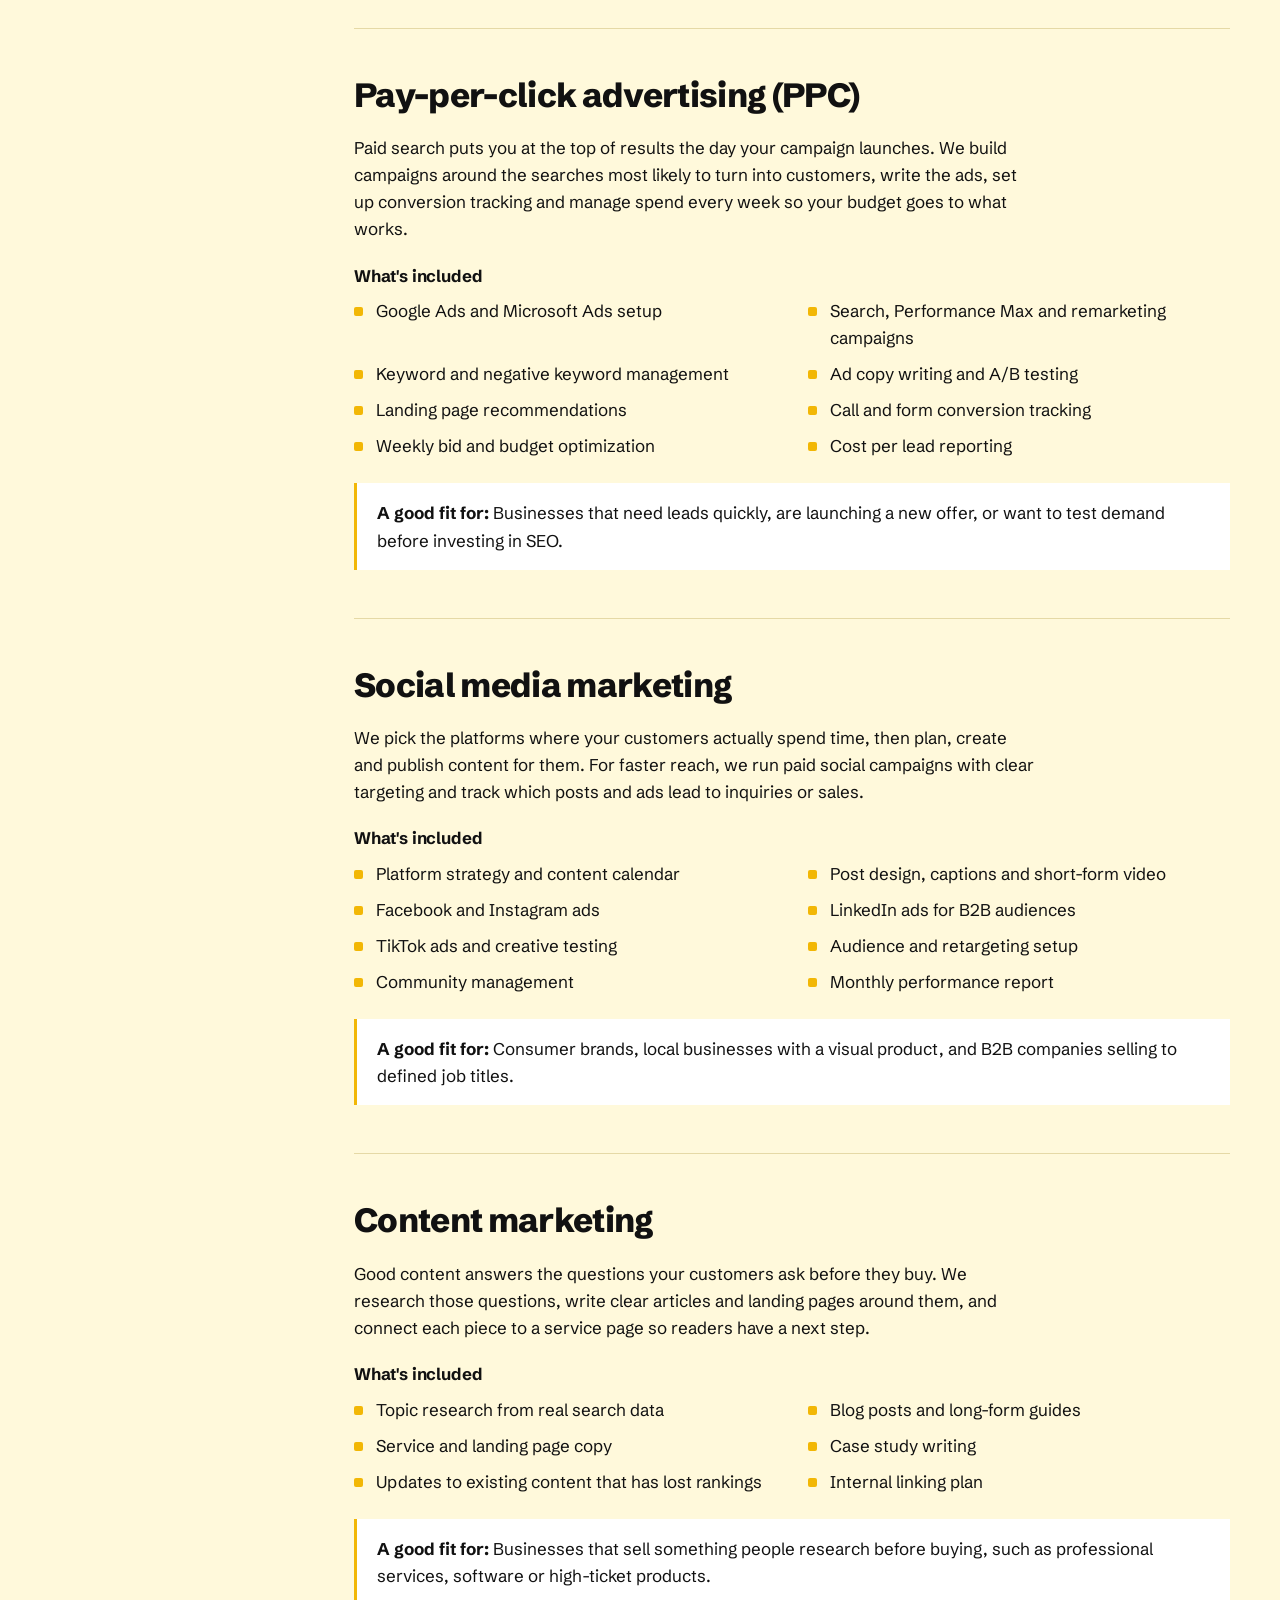
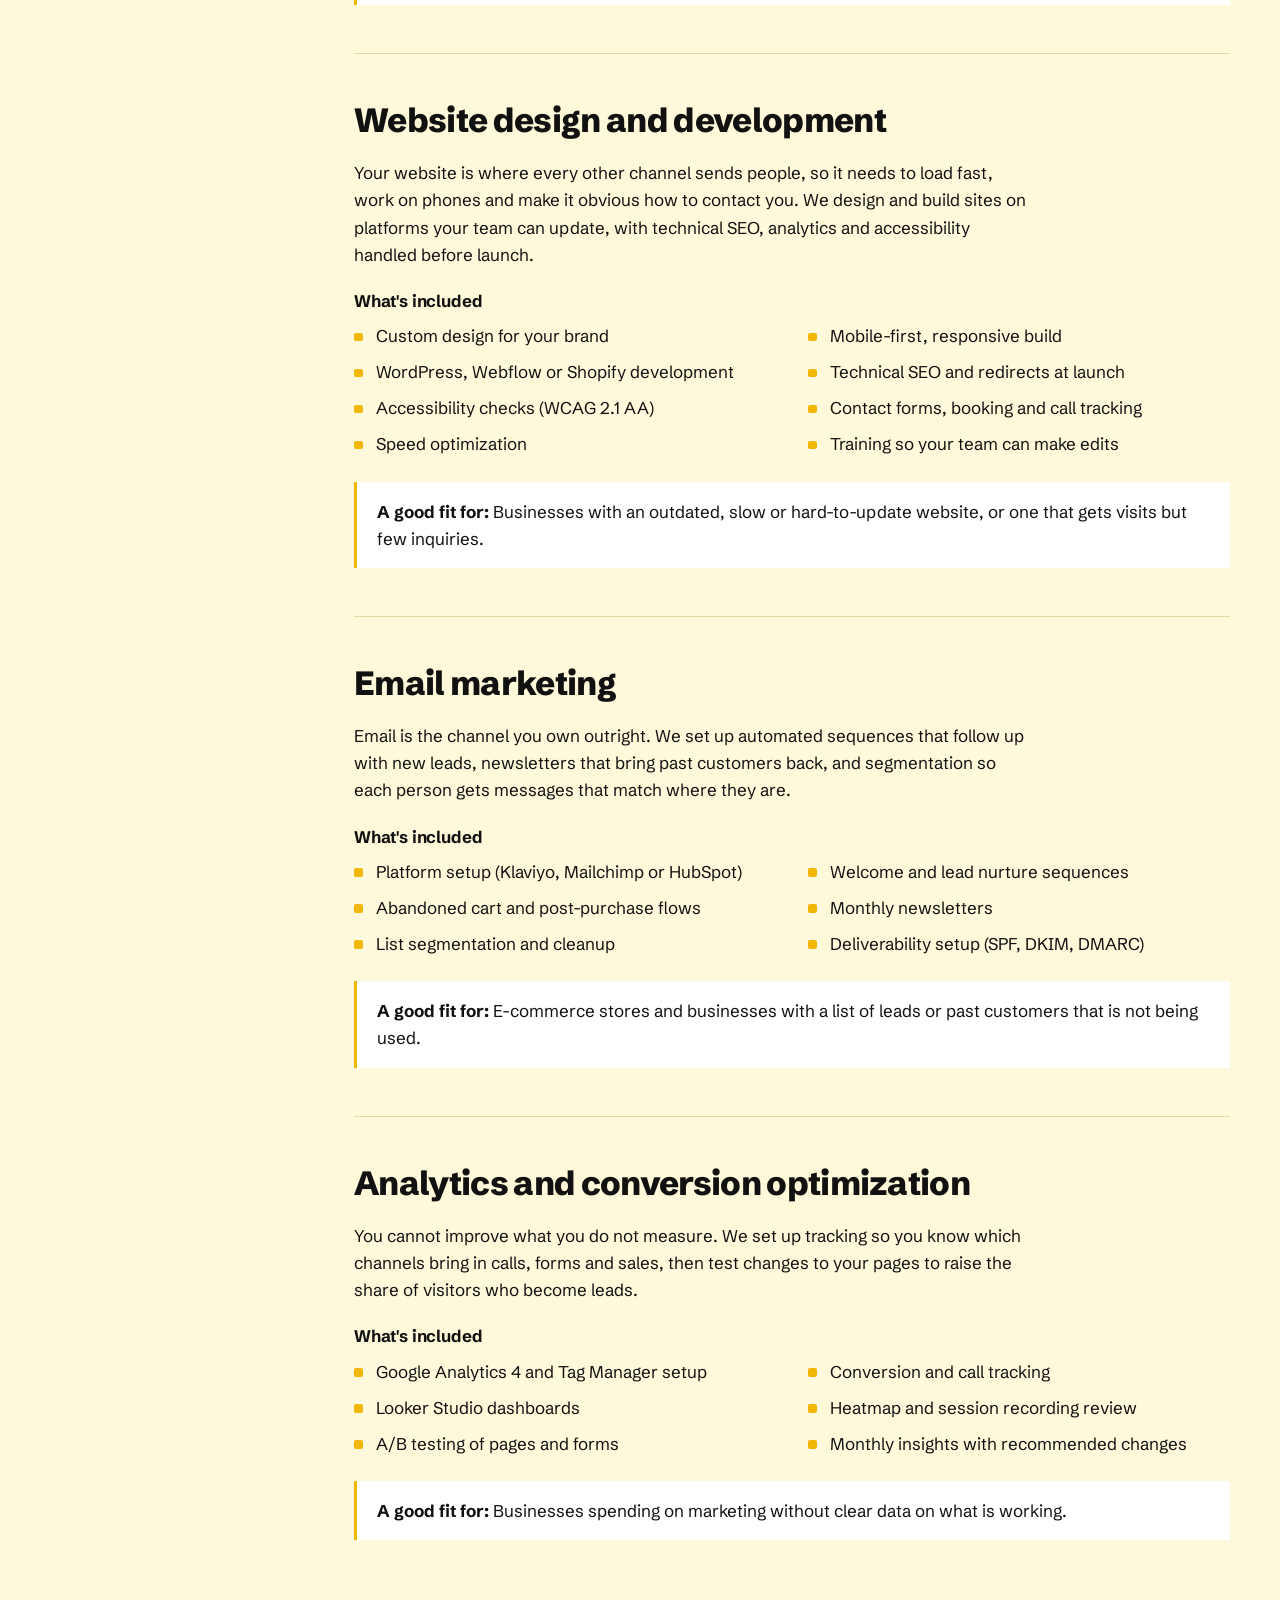
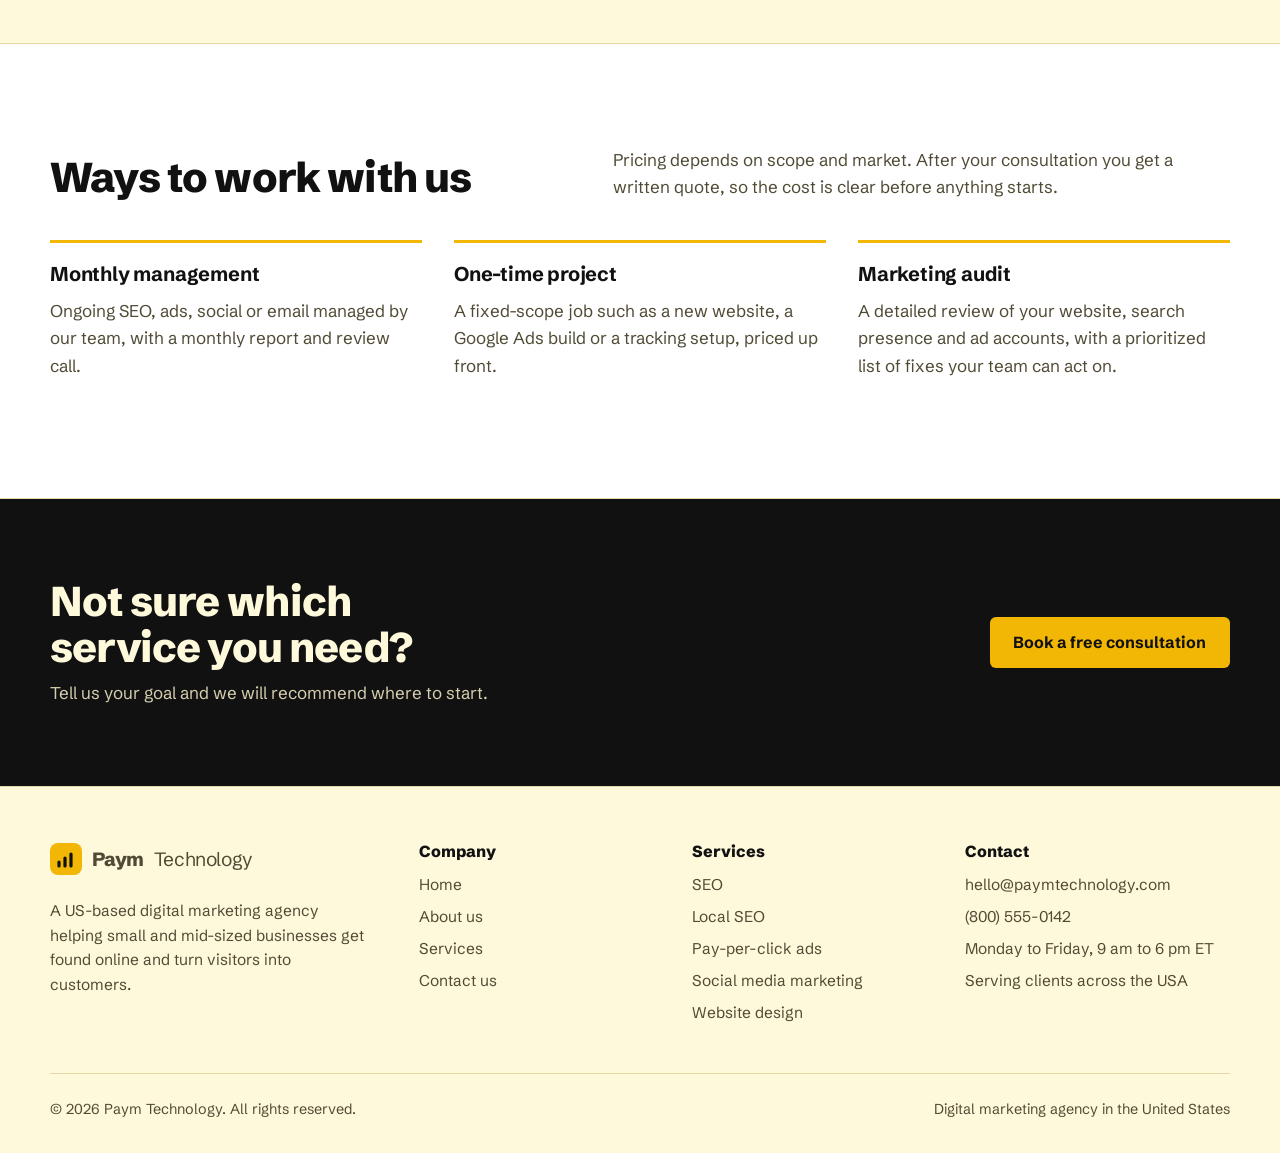
<file: services.html>
<!doctype html>
<html lang="en-US">
<head>
<meta charset="utf-8">
<meta name="viewport" content="width=device-width, initial-scale=1">
<title>Digital Marketing Services: SEO, PPC, Social and Web Design | Paym Technology</title>
<meta name="description" content="SEO, local SEO, Google Ads, social media marketing, content, email marketing, web design and analytics for US businesses. See what each service includes.">
<link rel="canonical" href="https://www.paymtechnology.com/services.html">
<meta name="robots" content="index, follow, max-image-preview:large">
<meta property="og:type" content="website">
<meta property="og:site_name" content="Paym Technology">
<meta property="og:locale" content="en_US">
<meta property="og:title" content="Digital Marketing Services: SEO, PPC, Social and Web Design | Paym Technology">
<meta property="og:description" content="SEO, local SEO, Google Ads, social media marketing, content, email marketing, web design and analytics for US businesses. See what each service includes.">
<meta property="og:url" content="https://www.paymtechnology.com/services.html">
<meta property="og:image" content="https://www.paymtechnology.com/og-image.png">
<meta property="og:image:width" content="1200">
<meta property="og:image:height" content="630">
<meta name="twitter:card" content="summary_large_image">
<meta name="twitter:title" content="Digital Marketing Services: SEO, PPC, Social and Web Design | Paym Technology">
<meta name="twitter:description" content="SEO, local SEO, Google Ads, social media marketing, content, email marketing, web design and analytics for US businesses. See what each service includes.">
<meta name="twitter:image" content="https://www.paymtechnology.com/og-image.png">
<meta name="theme-color" content="#FFF9DB" media="(prefers-color-scheme: light)">
<meta name="theme-color" content="#0B0B0B" media="(prefers-color-scheme: dark)">
<link rel="icon" href="favicon.svg" type="image/svg+xml">
<link rel="preconnect" href="https://fonts.googleapis.com">
<link rel="preconnect" href="https://fonts.gstatic.com" crossorigin>
<link rel="stylesheet" href="https://fonts.googleapis.com/css2?family=Schibsted+Grotesk:wght@400;500;600;700;800&display=swap">
<link rel="stylesheet" href="styles.css">
<script type="application/ld+json">
{
  "@context": "https://schema.org",
  "@graph": [
    {
      "@type": "Organization",
      "@id": "https://www.paymtechnology.com/#organization",
      "name": "Paym Technology",
      "url": "https://www.paymtechnology.com/",
      "logo": "https://www.paymtechnology.com/favicon.svg",
      "email": "hello@paymtechnology.com",
      "telephone": "+18005550142",
      "description": "US-based digital marketing agency offering SEO, local SEO, pay-per-click advertising, social media marketing, content marketing, email marketing, web design and analytics.",
      "areaServed": {
        "@type": "Country",
        "name": "United States"
      },
      "contactPoint": {
        "@type": "ContactPoint",
        "telephone": "+18005550142",
        "email": "hello@paymtechnology.com",
        "contactType": "sales",
        "areaServed": "US",
        "availableLanguage": "English"
      }
    },
    {
      "@type": "WebPage",
      "@id": "https://www.paymtechnology.com/services.html#webpage",
      "url": "https://www.paymtechnology.com/services.html",
      "name": "Digital Marketing Services",
      "isPartOf": {
        "@id": "https://www.paymtechnology.com/#website"
      }
    },
    {
      "@type": "ItemList",
      "name": "Digital marketing services by Paym Technology",
      "itemListElement": [
        {
          "@type": "ListItem",
          "position": 1,
          "item": {
            "@type": "Service",
            "name": "Search engine optimization (SEO)",
            "description": "Technical fixes, on-page work, content and links that help you rank for the searches your customers make.",
            "url": "https://www.paymtechnology.com/services.html#seo",
            "provider": {
              "@id": "https://www.paymtechnology.com/#organization"
            },
            "areaServed": {
              "@type": "Country",
              "name": "United States"
            }
          }
        },
        {
          "@type": "ListItem",
          "position": 2,
          "item": {
            "@type": "Service",
            "name": "Local SEO",
            "description": "Google Business Profile, local listings and review strategy so you show up in map results near your customers.",
            "url": "https://www.paymtechnology.com/services.html#local-seo",
            "provider": {
              "@id": "https://www.paymtechnology.com/#organization"
            },
            "areaServed": {
              "@type": "Country",
              "name": "United States"
            }
          }
        },
        {
          "@type": "ListItem",
          "position": 3,
          "item": {
            "@type": "Service",
            "name": "Pay-per-click advertising (PPC)",
            "description": "Google Ads and Microsoft Ads campaigns built around cost per lead, with weekly bid and budget checks.",
            "url": "https://www.paymtechnology.com/services.html#ppc",
            "provider": {
              "@id": "https://www.paymtechnology.com/#organization"
            },
            "areaServed": {
              "@type": "Country",
              "name": "United States"
            }
          }
        },
        {
          "@type": "ListItem",
          "position": 4,
          "item": {
            "@type": "Service",
            "name": "Social media marketing",
            "description": "Organic content and paid campaigns on Facebook, Instagram, LinkedIn and TikTok.",
            "url": "https://www.paymtechnology.com/services.html#social",
            "provider": {
              "@id": "https://www.paymtechnology.com/#organization"
            },
            "areaServed": {
              "@type": "Country",
              "name": "United States"
            }
          }
        },
        {
          "@type": "ListItem",
          "position": 5,
          "item": {
            "@type": "Service",
            "name": "Content marketing",
            "description": "Blog posts, guides and landing pages written for your buyers and for search.",
            "url": "https://www.paymtechnology.com/services.html#content",
            "provider": {
              "@id": "https://www.paymtechnology.com/#organization"
            },
            "areaServed": {
              "@type": "Country",
              "name": "United States"
            }
          }
        },
        {
          "@type": "ListItem",
          "position": 6,
          "item": {
            "@type": "Service",
            "name": "Website design and development",
            "description": "Fast, mobile-first websites built to convert, with SEO set up from day one.",
            "url": "https://www.paymtechnology.com/services.html#web-design",
            "provider": {
              "@id": "https://www.paymtechnology.com/#organization"
            },
            "areaServed": {
              "@type": "Country",
              "name": "United States"
            }
          }
        },
        {
          "@type": "ListItem",
          "position": 7,
          "item": {
            "@type": "Service",
            "name": "Email marketing",
            "description": "Welcome sequences, newsletters and automation that turn leads into repeat customers.",
            "url": "https://www.paymtechnology.com/services.html#email",
            "provider": {
              "@id": "https://www.paymtechnology.com/#organization"
            },
            "areaServed": {
              "@type": "Country",
              "name": "United States"
            }
          }
        },
        {
          "@type": "ListItem",
          "position": 8,
          "item": {
            "@type": "Service",
            "name": "Analytics and conversion optimization",
            "description": "GA4, call tracking and conversion setup, plus testing to get more from traffic you already have.",
            "url": "https://www.paymtechnology.com/services.html#analytics",
            "provider": {
              "@id": "https://www.paymtechnology.com/#organization"
            },
            "areaServed": {
              "@type": "Country",
              "name": "United States"
            }
          }
        }
      ]
    },
    {
      "@type": "BreadcrumbList",
      "itemListElement": [
        {
          "@type": "ListItem",
          "position": 1,
          "name": "Home",
          "item": "https://www.paymtechnology.com/"
        },
        {
          "@type": "ListItem",
          "position": 2,
          "name": "Services",
          "item": "https://www.paymtechnology.com/services.html"
        }
      ]
    }
  ]
}
</script>
</head>
<body>
<a class="skip-link" href="#main">Skip to content</a>
<header class="site-header">
  <div class="wrap header-inner">
    <a class="brand" href="index.html" aria-label="Paym Technology home"><svg class="brand-mark" width="32" height="32" viewBox="0 0 32 32" aria-hidden="true" focusable="false"><rect class="mark-bg" width="32" height="32" rx="8"/><path class="mark-bars" d="M9 23v-4M15 23v-8M21 23v-12" stroke-width="3.2" stroke-linecap="round" fill="none"/><circle class="mark-dot" cx="25" cy="8" r="2.6"/></svg>Paym <span>Technology</span></a>
    <button class="nav-toggle" type="button" aria-expanded="false" aria-controls="site-nav">
      <span class="nav-toggle-icon" aria-hidden="true"></span>Menu
    </button>
    <nav id="site-nav" class="site-nav" aria-label="Main">
      <ul class="nav-list">
        <li><a href="index.html">Home</a></li>
        <li><a href="services.html" aria-current="page">Services</a></li>
        <li><a href="about.html">About</a></li>
        <li><a href="contact.html">Contact</a></li>
        <li><a class="btn btn-primary" href="contact.html">Book a consultation</a></li>
      </ul>
    </nav>
  </div>
</header>
<main id="main">
<section class="page-hero">
  <div class="wrap">
    <nav class="breadcrumb" aria-label="Breadcrumb">
      <ol><li><a href="index.html">Home</a></li><li aria-current="page">Services</li></ol>
    </nav>
    <h1>Digital marketing services</h1>
    <p class="lead">Eight services, one team. Use them on their own or together, with tracking set up so you can see what each one brings in.</p>
  </div>
</section>

<section class="section">
  <div class="wrap service-layout">
    <nav class="service-index" aria-label="Services on this page">
      <h2>On this page</h2>
      <ul>
          <li><a href="#seo">SEO</a></li>
          <li><a href="#local-seo">Local SEO</a></li>
          <li><a href="#ppc">PPC</a></li>
          <li><a href="#social">Social media</a></li>
          <li><a href="#content">Content</a></li>
          <li><a href="#web-design">Web design</a></li>
          <li><a href="#email">Email</a></li>
          <li><a href="#analytics">Analytics</a></li>
      </ul>
    </nav>
    <div>
      <section class="service-block" id="seo" aria-labelledby="seo-title">
        <h2 id="seo-title">Search engine optimization (SEO)</h2>
        <p>SEO gets your website in front of people who are already searching for what you sell. We fix what stops search engines from understanding your site, then build the pages and authority you need to rank for searches that lead to sales, not just traffic.</p>
        <h3>What's included</h3>
        <ul class="includes">
            <li>Technical SEO audit and fixes</li>
            <li>Keyword research by buying intent</li>
            <li>On-page optimization of titles, headings and copy</li>
            <li>Site speed and Core Web Vitals improvements</li>
            <li>Content plan tied to target keywords</li>
            <li>Link building from relevant, real websites</li>
            <li>Schema markup for rich results</li>
            <li>Monthly ranking and traffic report</li>
        </ul>
        <p class="fit"><strong>A good fit for:</strong> Businesses with a website that gets little search traffic, or traffic that does not turn into leads.</p>
      </section>
      <section class="service-block" id="local-seo" aria-labelledby="local-seo-title">
        <h2 id="local-seo-title">Local SEO</h2>
        <p>When someone searches “near me,” Google shows three businesses on the map before any website. Local SEO is how you earn one of those spots. We optimize your Google Business Profile, clean up your listings across directories and help you get more reviews from real customers.</p>
        <h3>What's included</h3>
        <ul class="includes">
            <li>Google Business Profile setup and optimization</li>
            <li>Name, address and phone consistency across directories</li>
            <li>Location pages for each city you serve</li>
            <li>Review request process and response templates</li>
            <li>Local link and citation building</li>
            <li>Map pack ranking tracking by area</li>
        </ul>
        <p class="fit"><strong>A good fit for:</strong> Service-area businesses and storefronts: contractors, clinics, law firms, restaurants and retailers.</p>
      </section>
      <section class="service-block" id="ppc" aria-labelledby="ppc-title">
        <h2 id="ppc-title">Pay-per-click advertising (PPC)</h2>
        <p>Paid search puts you at the top of results the day your campaign launches. We build campaigns around the searches most likely to turn into customers, write the ads, set up conversion tracking and manage spend every week so your budget goes to what works.</p>
        <h3>What's included</h3>
        <ul class="includes">
            <li>Google Ads and Microsoft Ads setup</li>
            <li>Search, Performance Max and remarketing campaigns</li>
            <li>Keyword and negative keyword management</li>
            <li>Ad copy writing and A/B testing</li>
            <li>Landing page recommendations</li>
            <li>Call and form conversion tracking</li>
            <li>Weekly bid and budget optimization</li>
            <li>Cost per lead reporting</li>
        </ul>
        <p class="fit"><strong>A good fit for:</strong> Businesses that need leads quickly, are launching a new offer, or want to test demand before investing in SEO.</p>
      </section>
      <section class="service-block" id="social" aria-labelledby="social-title">
        <h2 id="social-title">Social media marketing</h2>
        <p>We pick the platforms where your customers actually spend time, then plan, create and publish content for them. For faster reach, we run paid social campaigns with clear targeting and track which posts and ads lead to inquiries or sales.</p>
        <h3>What's included</h3>
        <ul class="includes">
            <li>Platform strategy and content calendar</li>
            <li>Post design, captions and short-form video</li>
            <li>Facebook and Instagram ads</li>
            <li>LinkedIn ads for B2B audiences</li>
            <li>TikTok ads and creative testing</li>
            <li>Audience and retargeting setup</li>
            <li>Community management</li>
            <li>Monthly performance report</li>
        </ul>
        <p class="fit"><strong>A good fit for:</strong> Consumer brands, local businesses with a visual product, and B2B companies selling to defined job titles.</p>
      </section>
      <section class="service-block" id="content" aria-labelledby="content-title">
        <h2 id="content-title">Content marketing</h2>
        <p>Good content answers the questions your customers ask before they buy. We research those questions, write clear articles and landing pages around them, and connect each piece to a service page so readers have a next step.</p>
        <h3>What's included</h3>
        <ul class="includes">
            <li>Topic research from real search data</li>
            <li>Blog posts and long-form guides</li>
            <li>Service and landing page copy</li>
            <li>Case study writing</li>
            <li>Updates to existing content that has lost rankings</li>
            <li>Internal linking plan</li>
        </ul>
        <p class="fit"><strong>A good fit for:</strong> Businesses that sell something people research before buying, such as professional services, software or high-ticket products.</p>
      </section>
      <section class="service-block" id="web-design" aria-labelledby="web-design-title">
        <h2 id="web-design-title">Website design and development</h2>
        <p>Your website is where every other channel sends people, so it needs to load fast, work on phones and make it obvious how to contact you. We design and build sites on platforms your team can update, with technical SEO, analytics and accessibility handled before launch.</p>
        <h3>What's included</h3>
        <ul class="includes">
            <li>Custom design for your brand</li>
            <li>Mobile-first, responsive build</li>
            <li>WordPress, Webflow or Shopify development</li>
            <li>Technical SEO and redirects at launch</li>
            <li>Accessibility checks (WCAG 2.1 AA)</li>
            <li>Contact forms, booking and call tracking</li>
            <li>Speed optimization</li>
            <li>Training so your team can make edits</li>
        </ul>
        <p class="fit"><strong>A good fit for:</strong> Businesses with an outdated, slow or hard-to-update website, or one that gets visits but few inquiries.</p>
      </section>
      <section class="service-block" id="email" aria-labelledby="email-title">
        <h2 id="email-title">Email marketing</h2>
        <p>Email is the channel you own outright. We set up automated sequences that follow up with new leads, newsletters that bring past customers back, and segmentation so each person gets messages that match where they are.</p>
        <h3>What's included</h3>
        <ul class="includes">
            <li>Platform setup (Klaviyo, Mailchimp or HubSpot)</li>
            <li>Welcome and lead nurture sequences</li>
            <li>Abandoned cart and post-purchase flows</li>
            <li>Monthly newsletters</li>
            <li>List segmentation and cleanup</li>
            <li>Deliverability setup (SPF, DKIM, DMARC)</li>
        </ul>
        <p class="fit"><strong>A good fit for:</strong> E-commerce stores and businesses with a list of leads or past customers that is not being used.</p>
      </section>
      <section class="service-block" id="analytics" aria-labelledby="analytics-title">
        <h2 id="analytics-title">Analytics and conversion optimization</h2>
        <p>You cannot improve what you do not measure. We set up tracking so you know which channels bring in calls, forms and sales, then test changes to your pages to raise the share of visitors who become leads.</p>
        <h3>What's included</h3>
        <ul class="includes">
            <li>Google Analytics 4 and Tag Manager setup</li>
            <li>Conversion and call tracking</li>
            <li>Looker Studio dashboards</li>
            <li>Heatmap and session recording review</li>
            <li>A/B testing of pages and forms</li>
            <li>Monthly insights with recommended changes</li>
        </ul>
        <p class="fit"><strong>A good fit for:</strong> Businesses spending on marketing without clear data on what is working.</p>
      </section>
    </div>
  </div>
</section>

<section class="section section-alt" aria-labelledby="options-title">
  <div class="wrap">
    <div class="section-head">
      <h2 id="options-title">Ways to work with us</h2>
      <p>Pricing depends on scope and market. After your consultation you get a written quote, so the cost is clear before anything starts.</p>
    </div>
    <div class="options">
      <div class="option">
        <h3>Monthly management</h3>
        <p>Ongoing SEO, ads, social or email managed by our team, with a monthly report and review call.</p>
      </div>
      <div class="option">
        <h3>One-time project</h3>
        <p>A fixed-scope job such as a new website, a Google Ads build or a tracking setup, priced up front.</p>
      </div>
      <div class="option">
        <h3>Marketing audit</h3>
        <p>A detailed review of your website, search presence and ad accounts, with a prioritized list of fixes your team can act on.</p>
      </div>
    </div>
  </div>
</section>
</main>
<section class="cta-band" aria-labelledby="cta-title">
  <div class="wrap cta-inner">
    <div>
      <h2 id="cta-title">Not sure which service you need?</h2>
      <p>Tell us your goal and we will recommend where to start.</p>
    </div>
    <a class="btn btn-primary" href="contact.html">Book a free consultation</a>
  </div>
</section>
<footer class="site-footer">
  <div class="wrap">
    <div class="footer-grid">
      <div>
        <a class="brand" href="index.html" aria-label="Paym Technology home"><svg class="brand-mark" width="32" height="32" viewBox="0 0 32 32" aria-hidden="true" focusable="false"><rect class="mark-bg" width="32" height="32" rx="8"/><path class="mark-bars" d="M9 23v-4M15 23v-8M21 23v-12" stroke-width="3.2" stroke-linecap="round" fill="none"/><circle class="mark-dot" cx="25" cy="8" r="2.6"/></svg>Paym <span>Technology</span></a>
        <p class="footer-about">A US-based digital marketing agency helping small and mid-sized businesses get found online and turn visitors into customers.</p>
      </div>
      <nav aria-label="Company">
        <h2>Company</h2>
        <ul>
          <li><a href="index.html">Home</a></li>
          <li><a href="about.html">About us</a></li>
          <li><a href="services.html">Services</a></li>
          <li><a href="contact.html">Contact us</a></li>
        </ul>
      </nav>
      <nav aria-label="Popular services">
        <h2>Services</h2>
        <ul>
          <li><a href="services.html#seo">SEO</a></li>
          <li><a href="services.html#local-seo">Local SEO</a></li>
          <li><a href="services.html#ppc">Pay-per-click ads</a></li>
          <li><a href="services.html#social">Social media marketing</a></li>
          <li><a href="services.html#web-design">Website design</a></li>
        </ul>
      </nav>
      <div>
        <h2>Contact</h2>
        <ul>
          <li><a href="mailto:hello@paymtechnology.com">hello@paymtechnology.com</a></li>
          <li><a href="tel:+18005550142">(800) 555-0142</a></li>
          <li>Monday to Friday, 9 am to 6 pm ET</li>
          <li>Serving clients across the USA</li>
        </ul>
      </div>
    </div>
    <div class="footer-bottom">
      <p>&copy; <span data-year>2026</span> Paym Technology. All rights reserved.</p>
      <p>Digital marketing agency in the United States</p>
    </div>
  </div>
</footer>
<script src="main.js" defer></script>
</body>
</html>
</file>
<file: styles.css>
/* Paym Technology - shared styles */

:root {
  --bg: #FFF9DB;
  --surface: #FFFFFF;
  --ink: #111111;
  --muted: #514B36;
  --line: #E5D9A6;
  --cobalt: #F2B705;
  --cobalt-hover: #DCA600;
  --cobalt-ink: #111111;
  --marigold: #F2B705;
  --marigold-hover: #DCA600;
  --band-bg: #111111;
  --band-ink: #FFF9DB;
  --band-muted: #D6CFAF;
  --error: #B42318;
  --ok: #17663F;
  --ok-bg: #E6F4EC;
  --error-bg: #FDECEA;
  --font: "Schibsted Grotesk", system-ui, -apple-system, "Segoe UI", Roboto, sans-serif;
  --max: 1180px;
  --header-h: 72px;
  color-scheme: light;
}

@media (prefers-color-scheme: dark) {
  :root {
    --bg: #0B0B0B;
    --surface: #181818;
    --ink: #F5F5F5;
    --muted: #B8B8B8;
    --line: #383838;
    --cobalt: #FFD22F;
    --cobalt-hover: #FFE06A;
    --cobalt-ink: #111111;
    --marigold: #FFD22F;
    --marigold-hover: #FFE06A;
    --band-bg: #000000;
    --band-ink: #F5F5F5;
    --band-muted: #B8B8B8;
    --error: #FF8F85;
    --ok: #7EDBA6;
    --ok-bg: #11301F;
    --error-bg: #3A1614;
    color-scheme: dark;
  }
}

/* Base */
*, *::before, *::after { box-sizing: border-box; }
html { -webkit-text-size-adjust: 100%; scroll-behavior: smooth; }
body {
  margin: 0;
  font-family: var(--font);
  font-size: 1.0625rem;
  line-height: 1.6;
  color: var(--ink);
  background: var(--bg);
  -webkit-font-smoothing: antialiased;
}
img, svg { max-width: 100%; display: block; }
a { color: var(--ink); text-underline-offset: .2em; }
a:hover { color: var(--muted); }
:focus-visible { outline: 3px solid var(--cobalt); outline-offset: 3px; border-radius: 4px; }

h1, h2, h3 { margin: 0 0 .6em; font-weight: 800; line-height: 1.1; letter-spacing: -.02em; text-wrap: balance; }
h1 { font-size: clamp(2.4rem, 5.6vw, 4.4rem); line-height: 1.02; letter-spacing: -.035em; }
h2 { font-size: clamp(1.75rem, 3.4vw, 2.6rem); }
h3 { font-size: 1.25rem; font-weight: 700; letter-spacing: -.01em; }
p { margin: 0 0 1em; max-width: 68ch; }
.lead { font-size: clamp(1.125rem, 1.6vw, 1.3rem); line-height: 1.55; color: var(--muted); max-width: 56ch; }

.wrap { width: min(100% - 2.5rem, var(--max)); margin-inline: auto; }
.sr-only {
  position: absolute; width: 1px; height: 1px; padding: 0; margin: -1px;
  overflow: hidden; clip: rect(0 0 0 0); white-space: nowrap; border: 0;
}
.skip-link {
  position: absolute; left: 1rem; top: -100px; z-index: 100;
  background: var(--cobalt); color: var(--cobalt-ink);
  padding: .6rem 1rem; border-radius: 6px; font-weight: 700; text-decoration: none;
}
.skip-link:focus { top: 1rem; color: var(--cobalt-ink); }

/* Buttons */
.btn {
  display: inline-flex; align-items: center; justify-content: center;
  padding: .85rem 1.35rem; border: 2px solid transparent; border-radius: 6px;
  font-family: inherit; font-size: 1rem; font-weight: 700; line-height: 1.2;
  text-decoration: none; cursor: pointer;
  transition: background-color .15s, color .15s, border-color .15s;
}
.btn-primary { background: var(--cobalt); color: var(--cobalt-ink); }
.btn-primary:hover { background: var(--cobalt-hover); color: var(--cobalt-ink); }
.btn-secondary { background: transparent; color: var(--ink); border-color: var(--ink); }
.btn-secondary:hover { background: var(--ink); color: var(--bg); }
.btn[disabled] { opacity: .6; cursor: progress; }

/* Header */
.site-header {
  position: sticky; top: 0; z-index: 50;
  background: color-mix(in srgb, var(--bg) 90%, transparent);
  backdrop-filter: saturate(1.4) blur(10px);
  -webkit-backdrop-filter: saturate(1.4) blur(10px);
  border-bottom: 1px solid var(--line);
}
.header-inner { display: flex; align-items: center; justify-content: space-between; gap: 1rem; min-height: var(--header-h); }
.brand {
  display: inline-flex; align-items: center; gap: .6rem;
  color: var(--ink); text-decoration: none;
  font-size: 1.2rem; font-weight: 800; letter-spacing: -.02em;
}
.brand:hover { color: var(--ink); }
.brand span { font-weight: 400; color: var(--muted); }
.mark-bg { fill: var(--cobalt); }
.mark-bars { stroke: var(--cobalt-ink); }
.mark-dot { fill: var(--marigold); }

.nav-list { display: flex; align-items: center; gap: .25rem; margin: 0; padding: 0; list-style: none; }
.nav-list a:not(.btn) {
  display: block; padding: .5rem .85rem; border-radius: 6px;
  color: var(--ink); text-decoration: none; font-weight: 500;
}
.nav-list a:not(.btn):hover { background: var(--surface); }
.nav-list a:not(.btn)[aria-current="page"] { box-shadow: inset 0 -3px 0 var(--marigold); border-radius: 0; }
.nav-list .btn { margin-left: .5rem; padding: .65rem 1.1rem; }

.nav-toggle {
  display: none; align-items: center; gap: .55rem;
  padding: .5rem .85rem; border: 1.5px solid var(--line); border-radius: 6px;
  background: transparent; color: var(--ink);
  font: inherit; font-weight: 600; cursor: pointer;
}
.nav-toggle-icon { position: relative; width: 18px; height: 12px; border-block: 2px solid currentColor; }
.nav-toggle-icon::after { content: ""; position: absolute; left: 0; right: 0; top: 3px; border-top: 2px solid currentColor; }

@media (max-width: 860px) {
  .nav-toggle { display: inline-flex; }
  .site-nav {
    display: none; position: absolute; top: 100%; left: 0; right: 0;
    background: var(--bg); border-bottom: 1px solid var(--line);
  }
  .site-nav.is-open { display: block; }
  .nav-list { flex-direction: column; align-items: stretch; padding: .75rem 1.25rem 1.5rem; }
  .nav-list a:not(.btn) { padding: .85rem .5rem; font-size: 1.1rem; }
  .nav-list a:not(.btn)[aria-current="page"] { box-shadow: inset 3px 0 0 var(--marigold); padding-left: 1rem; }
  .nav-list .btn { margin: .75rem 0 0; width: 100%; }
}

/* Sections */
.section { padding: clamp(3.5rem, 8vw, 6.5rem) 0; }
.section-alt { background: var(--surface); border-block: 1px solid var(--line); }
.section-head { display: grid; grid-template-columns: 1fr 1.2fr; gap: 1rem 3rem; align-items: end; margin-bottom: 2.5rem; }
.section-head h2 { margin: 0; }
.section-head p { margin: 0; color: var(--muted); }
.split { display: grid; grid-template-columns: 1fr 1.3fr; gap: clamp(2rem, 5vw, 5rem); align-items: start; }
.muted { color: var(--muted); }
@media (max-width: 860px) {
  .section-head, .split { grid-template-columns: 1fr; }
}

/* Home hero */
.hero { padding: clamp(3rem, 7vw, 6rem) 0 clamp(3rem, 6vw, 5rem); }
.hero-grid { display: grid; grid-template-columns: 1.05fr .95fr; gap: clamp(2rem, 5vw, 4rem); align-items: center; }
.hero h1 { max-width: 14ch; }
.hero-actions { display: flex; flex-wrap: wrap; gap: .75rem; margin-top: 1.75rem; }
.hero-note { margin: 1.25rem 0 0; font-size: .95rem; color: var(--muted); }
@media (max-width: 920px) { .hero-grid { grid-template-columns: 1fr; } }

.plan-chart { margin: 0; padding: 1.25rem 1.25rem 1rem; background: var(--surface); border: 1px solid var(--line); border-radius: 14px; }
.plan-chart figcaption { margin-top: .5rem; font-size: .9rem; color: var(--muted); }
.chart-grid { stroke: var(--line); stroke-width: 1; }
.chart-area { fill: var(--cobalt); opacity: .08; }
.chart-line {
  fill: none; stroke: var(--cobalt); stroke-width: 4; stroke-linecap: round;
  stroke-dasharray: 1000; stroke-dashoffset: 1000;
  animation: draw 1.8s .3s cubic-bezier(.6, .1, .2, 1) forwards;
}
.chart-dot { fill: var(--marigold); stroke: var(--surface); stroke-width: 3; opacity: 0; animation: reveal .35s forwards; }
.chart-tag { opacity: 0; animation: reveal .35s forwards; }
.chart-label { fill: var(--ink); font: 700 14px var(--font); }
.chart-sub { fill: var(--muted); font: 400 12.5px var(--font); }
.chart-axis { fill: var(--muted); font: 500 12px var(--font); }
.d1 { animation-delay: .5s; } .d2 { animation-delay: 1s; } .d3 { animation-delay: 1.45s; } .d4 { animation-delay: 1.9s; }
@keyframes draw { to { stroke-dashoffset: 0; } }
@keyframes reveal { to { opacity: 1; } }

/* Service rows (home) */
.service-rows { margin: 0; padding: 0; list-style: none; border-top: 1px solid var(--line); }
.service-row {
  display: grid; grid-template-columns: minmax(0, 1fr) minmax(0, 1.6fr) auto;
  gap: 1.5rem; align-items: baseline; padding: 1.5rem 0; border-bottom: 1px solid var(--line);
}
.service-row h3 { margin: 0; }
.service-row p { margin: 0; color: var(--muted); }
.service-row a { font-weight: 600; white-space: nowrap; }
@media (max-width: 860px) { .service-row { grid-template-columns: 1fr; gap: .4rem; } }

/* Numbered steps (real sequences only) */
.steps { display: grid; grid-template-columns: repeat(4, 1fr); gap: 2rem; margin: 0; padding: 0; list-style: none; counter-reset: step; }
.steps li { counter-increment: step; padding-top: 1.25rem; border-top: 3px solid var(--ink); }
.steps li::before {
  content: counter(step); display: block; margin-bottom: .75rem;
  font-size: 2.5rem; font-weight: 800; line-height: 1; letter-spacing: -.03em; color: var(--cobalt);
}
.steps h3 { margin-bottom: .4rem; }
.steps p { margin: 0; font-size: 1rem; color: var(--muted); }
.steps-3 { grid-template-columns: repeat(3, 1fr); }
@media (max-width: 920px) { .steps { grid-template-columns: repeat(2, 1fr); } }
@media (max-width: 560px) { .steps { grid-template-columns: 1fr; } }

/* Lists */
.industry-list { display: grid; grid-template-columns: repeat(2, 1fr); gap: 0 2rem; margin: 1.5rem 0 0; padding: 0; list-style: none; }
.industry-list li { padding: .8rem 0; border-bottom: 1px solid var(--line); font-weight: 600; }
@media (max-width: 480px) { .industry-list { grid-template-columns: 1fr; } }

/* FAQ */
.faq { border-top: 1px solid var(--line); }
.faq details { border-bottom: 1px solid var(--line); }
.faq summary {
  position: relative; padding: 1.25rem 2.5rem 1.25rem 0; cursor: pointer; list-style: none;
  font-size: 1.125rem; font-weight: 700;
}
.faq summary::-webkit-details-marker { display: none; }
.faq summary::after {
  content: "+"; position: absolute; right: .25rem; top: 50%; transform: translateY(-50%);
  font-size: 1.6rem; font-weight: 400; color: var(--cobalt); transition: transform .2s;
}
.faq details[open] summary::after { transform: translateY(-50%) rotate(45deg); }
.faq details p { margin: 0; padding-bottom: 1.25rem; color: var(--muted); }

/* CTA band */
.cta-band { padding: clamp(3rem, 7vw, 5rem) 0; background: var(--band-bg); color: var(--band-ink); }
.cta-inner { display: flex; flex-wrap: wrap; align-items: center; justify-content: space-between; gap: 2rem; }
.cta-band h2 { max-width: 22ch; margin: 0 0 .5rem; }
.cta-band p { margin: 0; color: var(--band-muted); }
.cta-band .btn-primary { background: var(--marigold); color: var(--cobalt-ink); }
.cta-band .btn-primary:hover { background: var(--marigold-hover); color: var(--cobalt-ink); }
@media (prefers-color-scheme: dark) { .cta-band { border-block: 1px solid var(--line); } }

/* Inner page header */
.page-hero { padding: clamp(2.5rem, 6vw, 4.5rem) 0 clamp(2rem, 4vw, 3rem); border-bottom: 1px solid var(--line); }
.page-hero h1 { font-size: clamp(2.2rem, 5vw, 3.75rem); max-width: 18ch; }
.breadcrumb ol { display: flex; flex-wrap: wrap; gap: .5rem; margin: 0 0 1.5rem; padding: 0; list-style: none; font-size: .95rem; color: var(--muted); }
.breadcrumb li + li::before { content: "/"; margin-right: .5rem; }
.breadcrumb a { color: var(--muted); }

/* Services page */
.service-layout { display: grid; grid-template-columns: 240px 1fr; gap: clamp(2rem, 5vw, 4.5rem); align-items: start; }
.service-index { position: sticky; top: calc(var(--header-h) + 24px); }
.service-index h2 { margin-bottom: .75rem; font-size: 1rem; letter-spacing: 0; }
.service-index ul { margin: 0; padding: 0; list-style: none; border-left: 2px solid var(--line); }
.service-index a {
  display: block; margin-left: -2px; padding: .4rem 0 .4rem 1rem;
  border-left: 2px solid transparent; color: var(--muted); text-decoration: none; font-size: .97rem;
}
.service-index a:hover, .service-index a.is-active { color: var(--ink); border-left-color: var(--cobalt); }
.service-block { margin-bottom: 3rem; padding-bottom: 3rem; border-bottom: 1px solid var(--line); scroll-margin-top: calc(var(--header-h) + 24px); }
.service-block:last-child { margin-bottom: 0; padding-bottom: 0; border-bottom: 0; }
.service-block h2 { font-size: clamp(1.6rem, 2.8vw, 2.1rem); }
.service-block h3 { margin: 1.5rem 0 .25rem; font-size: 1.05rem; }
.includes { display: grid; grid-template-columns: 1fr 1fr; gap: .55rem 2rem; margin: .75rem 0 1.5rem; padding: 0; list-style: none; }
.includes li { position: relative; padding-left: 1.4rem; }
.includes li::before { content: ""; position: absolute; left: 0; top: .6em; width: .55rem; height: .55rem; border-radius: 2px; background: var(--marigold); }
.fit { max-width: none; margin: 0; padding: 1rem 1.25rem; background: var(--surface); border-left: 3px solid var(--cobalt); }
@media (max-width: 920px) {
  .service-layout { grid-template-columns: 1fr; }
  .service-index { position: static; }
  .service-index ul { display: flex; flex-wrap: wrap; gap: .5rem; border: 0; }
  .service-index a { margin: 0; padding: .4rem .9rem; border: 1px solid var(--line); border-radius: 999px; }
  .service-index a:hover { border-color: var(--cobalt); }
}
@media (max-width: 560px) { .includes { grid-template-columns: 1fr; } }

.options { display: grid; grid-template-columns: repeat(3, 1fr); gap: 2rem; }
.option { padding-top: 1.25rem; border-top: 3px solid var(--cobalt); }
.option p { color: var(--muted); }
@media (max-width: 860px) { .options { grid-template-columns: 1fr; } }

/* About page */
.principles { display: grid; grid-template-columns: repeat(2, 1fr); gap: 2.5rem 3rem; }
.principle { padding-top: 1.25rem; border-top: 1px solid var(--line); }
.principle p { margin: 0; color: var(--muted); }
@media (max-width: 720px) { .principles { grid-template-columns: 1fr; } }

/* Contact page */
.contact-layout { display: grid; grid-template-columns: 1.4fr 1fr; gap: clamp(2rem, 5vw, 4.5rem); align-items: start; }
.form { position: relative; padding: clamp(1.25rem, 3vw, 2.25rem); background: var(--surface); border: 1px solid var(--line); border-radius: 14px; }
.form h2 { font-size: 1.5rem; }
.form-grid { display: grid; grid-template-columns: 1fr 1fr; gap: 1.1rem 1.25rem; }
.field { display: flex; flex-direction: column; gap: .4rem; }
.field-full { grid-column: 1 / -1; }
.field label { font-size: .97rem; font-weight: 600; }
.field .optional { font-weight: 400; color: var(--muted); }
.field input, .field select, .field textarea {
  width: 100%; padding: .75rem .85rem;
  font: inherit; font-size: 1rem; color: var(--ink);
  background: var(--bg); border: 1.5px solid var(--line); border-radius: 6px;
}
.field textarea { min-height: 150px; resize: vertical; }
.field input:focus, .field select:focus, .field textarea:focus {
  outline: none; border-color: var(--cobalt);
  box-shadow: 0 0 0 3px color-mix(in srgb, var(--cobalt) 28%, transparent);
}
.field [aria-invalid="true"] { border-color: var(--error); }
.error { font-size: .9rem; color: var(--error); }
.error:empty { display: none; }
.form-footer { display: flex; flex-wrap: wrap; align-items: center; gap: 1rem 1.5rem; margin-top: 1.5rem; }
.form-footer p { margin: 0; font-size: .9rem; color: var(--muted); }
.form-status { display: none; margin-top: 1.25rem; padding: .9rem 1rem; border-radius: 6px; font-weight: 600; }
.form-status.is-success { display: block; background: var(--ok-bg); color: var(--ok); }
.form-status.is-error { display: block; background: var(--error-bg); color: var(--error); }
.hp { position: absolute; left: -9999px; width: 1px; height: 1px; overflow: hidden; }
@media (max-width: 920px) { .contact-layout { grid-template-columns: 1fr; } }
@media (max-width: 560px) { .form-grid { grid-template-columns: 1fr; } }

.contact-details { margin: 0 0 2.5rem; }
.contact-details div { padding: 1rem 0; border-bottom: 1px solid var(--line); }
.contact-details div:first-child { border-top: 1px solid var(--line); }
.contact-details dt { font-size: .9rem; color: var(--muted); }
.contact-details dd { margin: .15rem 0 0; font-size: 1.1rem; font-weight: 600; }
.contact-details a { color: var(--ink); }
.next-steps { margin: 0; padding-left: 1.25rem; }
.next-steps li { margin-bottom: .75rem; padding-left: .25rem; }
.next-steps li::marker { font-weight: 800; color: var(--cobalt); }

/* 404 */
.not-found { padding: clamp(4rem, 12vw, 9rem) 0; }

/* Footer */
.site-footer { padding: 3.5rem 0 2rem; border-top: 1px solid var(--line); font-size: .97rem; }
.footer-grid { display: grid; grid-template-columns: 1.4fr 1fr 1fr 1.1fr; gap: 2rem; }
.footer-grid h2 { margin-bottom: .75rem; font-size: 1rem; letter-spacing: 0; }
.footer-grid ul { margin: 0; padding: 0; list-style: none; }
.footer-grid li { margin-bottom: .45rem; color: var(--muted); }
.footer-grid a { color: var(--muted); text-decoration: none; }
.footer-grid a:hover { color: var(--ink); text-decoration: underline; }
.footer-about { margin-top: 1rem; color: var(--muted); max-width: 36ch; }
.footer-bottom {
  display: flex; flex-wrap: wrap; justify-content: space-between; gap: .5rem 1rem;
  margin-top: 2.5rem; padding-top: 1.5rem; border-top: 1px solid var(--line);
  font-size: .9rem; color: var(--muted);
}
.footer-bottom p { margin: 0; }
@media (max-width: 860px) { .footer-grid { grid-template-columns: 1fr 1fr; } }
@media (max-width: 480px) { .footer-grid { grid-template-columns: 1fr; } }

/* Motion preferences */
@media (prefers-reduced-motion: reduce) {
  html { scroll-behavior: auto; }
  .chart-line { animation: none; stroke-dashoffset: 0; }
  .chart-dot, .chart-tag { animation: none; opacity: 1; }
  .btn, .faq summary::after { transition: none; }
}
</file>
